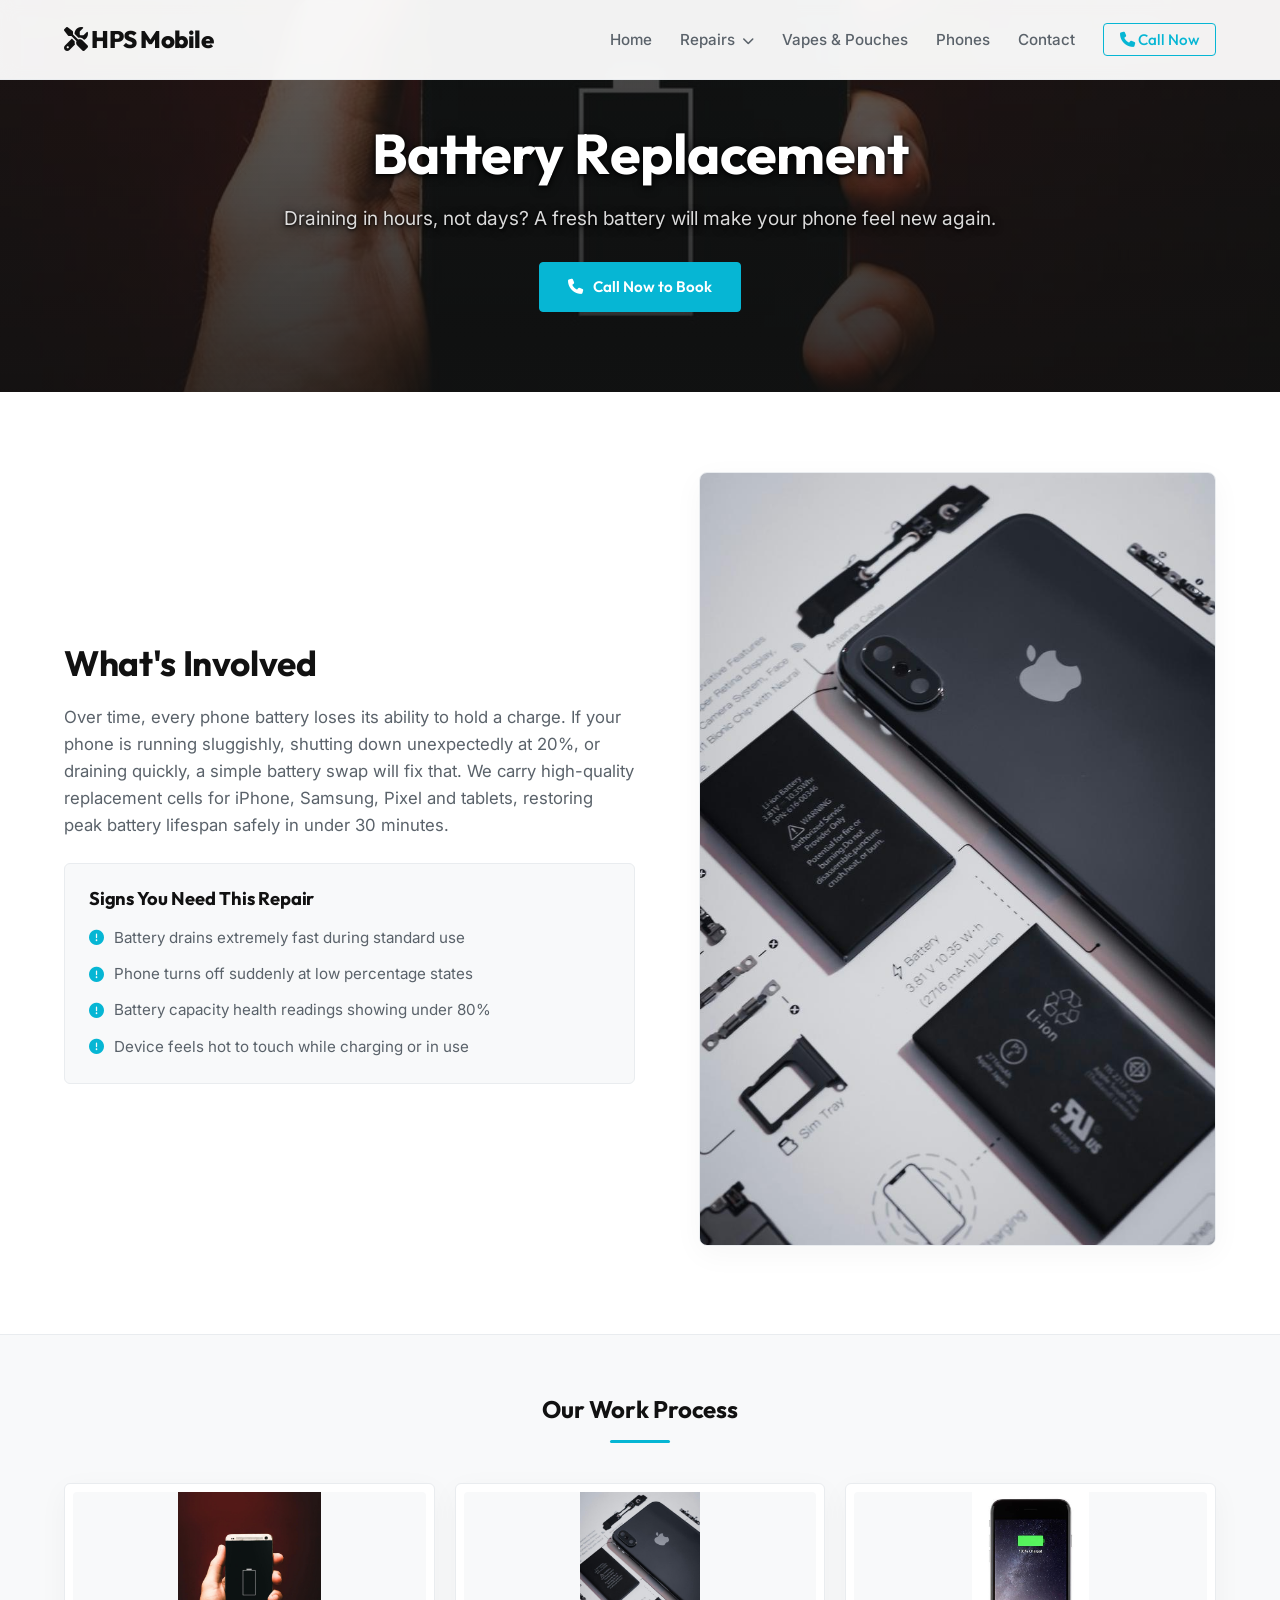
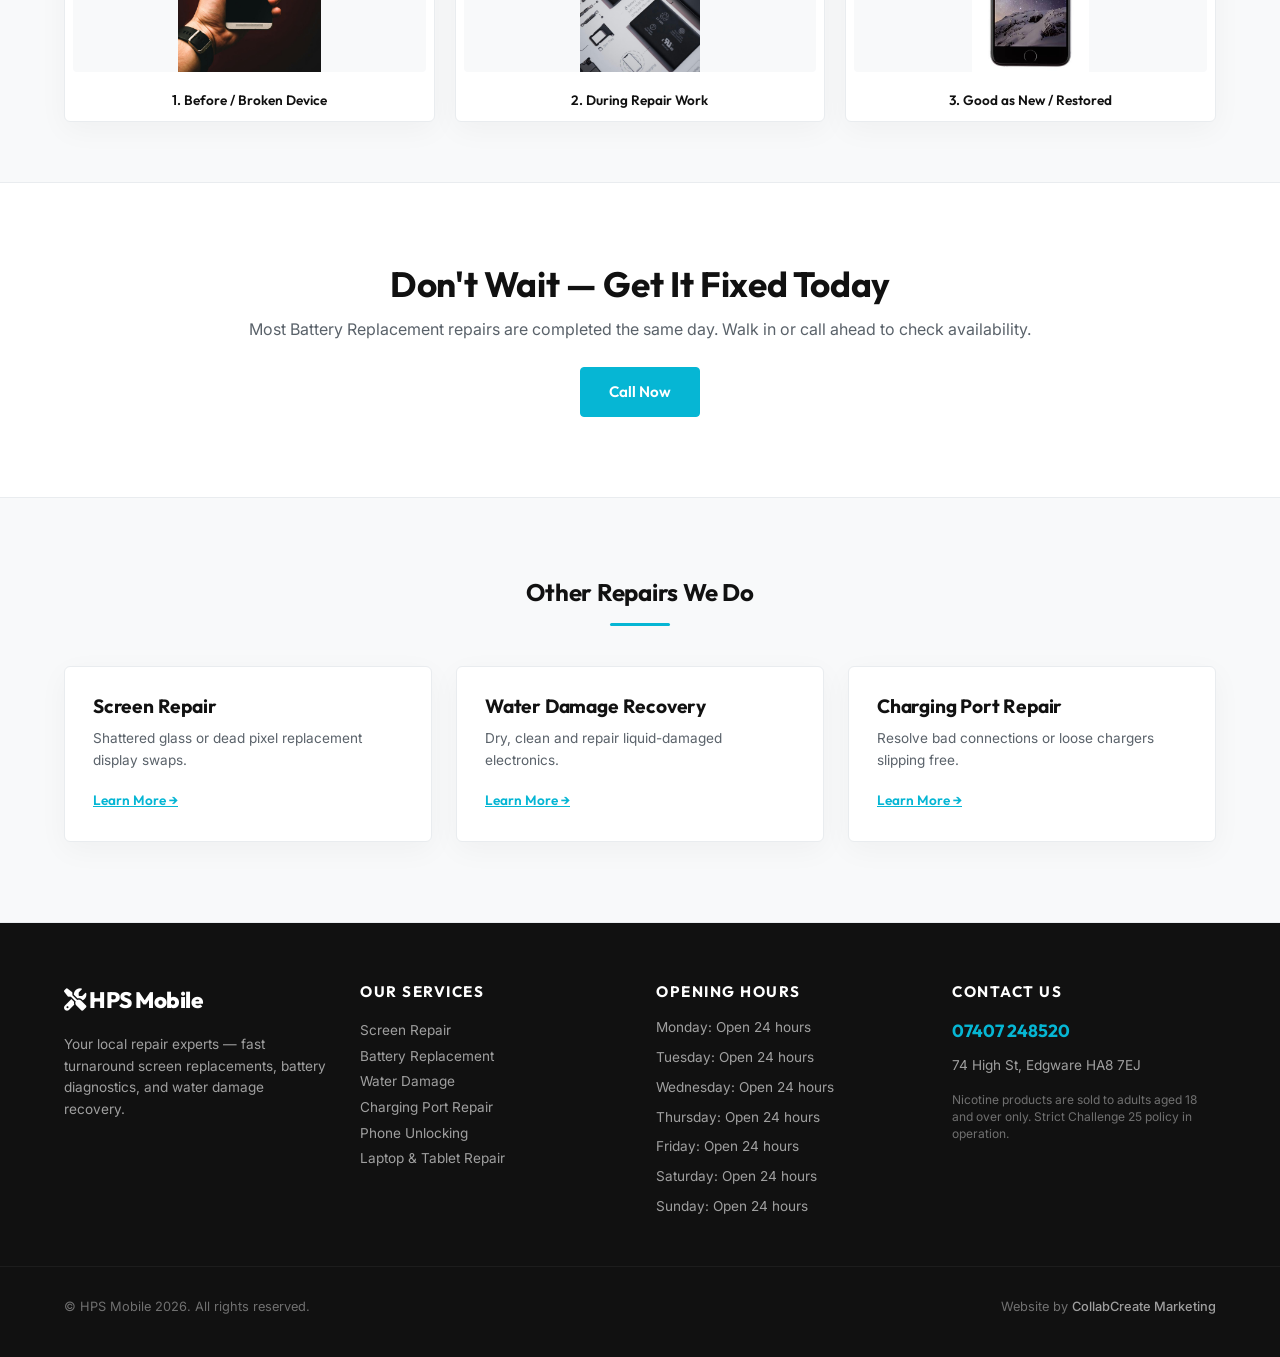
<file: battery-replacement.html>
<!DOCTYPE html>
<html lang="en">
<head>
    <meta charset="UTF-8">
    <meta name="viewport" content="width=device-width, initial-scale=1.0">
    <title>Battery Replacement Repairs | HPS Mobile Edgware, London</title>
    <link rel="stylesheet" href="styles.css">
    <link href="https://fonts.googleapis.com/css2?family=Inter:wght@300;400;500;600;700&family=Outfit:wght@400;500;600;700;800&display=swap" rel="stylesheet">
    <link rel="stylesheet" href="https://cdnjs.cloudflare.com/ajax/libs/font-awesome/6.4.0/css/all.min.css">
    
    <!-- Open Graph Metadata -->
    <meta property="og:title" content="Battery Replacement Repairs | HPS Mobile Edgware, London">
    <meta property="og:description" content="Fast, premium screen repairs, battery replacements, water damage recovery, vapes, pouches, and refurbished phones in Edgware, London.">
    <meta property="og:image" content="https://mowleed2000.github.io/Hps-Mobile/storefront.webp">
    <meta property="og:url" content="https://mowleed2000.github.io/Hps-Mobile/battery-replacement.html">
    <meta property="og:type" content="website">

    <!-- Microsoft Clarity Tracking Code -->
    <script type="text/javascript">
        (function(c,l,a,r,i,t,y){
            c[a]=c[a]||function(){(c[a].q=c[a].q||[]).push(arguments)};
            t=l.createElement(r);t.async=1;t.src="https://www.clarity.ms/tag/"+i;
            y=l.getElementsByTagName(r)[0];y.parentNode.insertBefore(t,y);
        })(window, document, "clarity", "script", "x1smlah9oa");
    </script>
</head>
<body>

    <nav class="navbar">
        <div class="container nav-container">
            <a href="index.html" class="logo"><i class="fa-solid fa-screwdriver-wrench"></i> HPS Mobile</a>
            <ul class="nav-links" id="navLinks">
                <li><a href="index.html">Home</a></li>
                <li class="dropdown">
                    <a href="#" class="dropdown-trigger">Repairs <i class="fa-solid fa-chevron-down" style="font-size:0.75rem; margin-left:3px;"></i></a>
                    <ul class="dropdown-menu">
                        <li><a href="screen-repair.html">Screen Repair</a></li>
                        <li><a href="battery-replacement.html">Battery Replacement</a></li>
                        <li><a href="water-damage.html">Water Damage</a></li>
                        <li><a href="charging-port.html">Charging Port Repair</a></li>
                        <li><a href="phone-unlocking.html">Phone Unlocking</a></li>
                        <li><a href="laptop-tablet.html">Laptop &amp; Tablet Repair</a></li>
                    </ul>
                </li>
                <li><a href="vapes-pouches.html">Vapes &amp; Pouches</a></li>
                <li><a href="phones-in-store.html">Phones</a></li>
                <li><a href="contact.html">Contact</a></li>
                
                <li><a href="tel:07407248520" class="btn-nav-cta"><i class="fa-solid fa-phone"></i> Call Now</a></li>
            </ul>
            <div class="hamburger" id="hamburger"><i class="fa-solid fa-bars"></i></div>
        </div>
    </nav>

            <section class="service-hero" style="background-image: linear-gradient(rgba(17, 17, 17, 0.65), rgba(17, 17, 17, 0.85)), url('Battery Replacment page 1.jpg');">
                <div class="container text-center reveal">
                    <h1>Battery Replacement</h1>
                    <p>Draining in hours, not days? A fresh battery will make your phone feel new again.</p>
                    <a href="tel:07407248520" class="btn btn-primary"><i class="fa-solid fa-phone"></i> Call Now to Book</a>
                </div>
            </section>

            <section class="service-details">
                <div class="container details-grid">
                    <div class="details-text reveal">
                        <h2>What's Involved</h2>
                        <p>Over time, every phone battery loses its ability to hold a charge. If your phone is running sluggishly, shutting down unexpectedly at 20%, or draining quickly, a simple battery swap will fix that. We carry high-quality replacement cells for iPhone, Samsung, Pixel and tablets, restoring peak battery lifespan safely in under 30 minutes.</p>
                        
                        <div class="symptoms-box">
                            <h3>Signs You Need This Repair</h3>
                            <ul class="symptoms-list">
                                <li><i class='fa-solid fa-circle-exclamation'></i> Battery drains extremely fast during standard use</li><li><i class='fa-solid fa-circle-exclamation'></i> Phone turns off suddenly at low percentage states</li><li><i class='fa-solid fa-circle-exclamation'></i> Battery capacity health readings showing under 80%</li><li><i class='fa-solid fa-circle-exclamation'></i> Device feels hot to touch while charging or in use</li>
                            </ul>
                        </div>
                    </div>
                    <div class="details-image reveal">
                        <img src="Battery replacment page 2.jpg" alt="Technician working on device" class="in-process-img">
                    </div>
                </div>
            </section>

            <section class="service-gallery">
                <div class="container">
                    <div class="section-header text-center reveal">
                        <h2>Our Work Process</h2>
                        <div class="accent-divider"></div>
                    </div>
                    <div class="gallery-row battery-gallery reveal">
                        <div class="gallery-item-wrapper" onclick="openLightbox('Battery Replacment page 1.jpg', 'Before / Broken Device')">
                            <img src="Battery Replacment page 1.jpg" alt="Before repair">
                            <span>1. Before / Broken Device</span>
                        </div>
                        <div class="gallery-item-wrapper" onclick="openLightbox('Battery replacment page 2.jpg', 'During Repair Work')">
                            <img src="Battery replacment page 2.jpg" alt="During repair">
                            <span>2. During Repair Work</span>
                        </div>
                        <div class="gallery-item-wrapper" onclick="openLightbox('Battery fixed 100 percent.jpg', 'Good as New / Restored')">
                            <img src="Battery fixed 100 percent.jpg" alt="After repair">
                            <span>3. Good as New / Restored</span>
                        </div>
                    </div>
                </div>
            </section>

            <section class="service-cta text-center reveal">
                <div class="container">
                    <h2>Don't Wait — Get It Fixed Today</h2>
                    <p>Most Battery Replacement repairs are completed the same day. Walk in or call ahead to check availability.</p>
                    <a href="tel:07407248520" class="btn btn-primary">Call Now</a>
                </div>
            </section>

            <section class="related-services">
                <div class="container">
                    <div class="section-header text-center reveal">
                        <h2>Other Repairs We Do</h2>
                        <div class="accent-divider"></div>
                    </div>
                    <div class="related-grid reveal">
                        
                <div class="related-card">
                    <h3>Screen Repair</h3>
                    <p>Shattered glass or dead pixel replacement display swaps.</p>
                    <a href="screen-repair.html" class="learn-more">Learn More &rarr;</a>
                </div>
        
                <div class="related-card">
                    <h3>Water Damage Recovery</h3>
                    <p>Dry, clean and repair liquid-damaged electronics.</p>
                    <a href="water-damage.html" class="learn-more">Learn More &rarr;</a>
                </div>
        
                <div class="related-card">
                    <h3>Charging Port Repair</h3>
                    <p>Resolve bad connections or loose chargers slipping free.</p>
                    <a href="charging-port.html" class="learn-more">Learn More &rarr;</a>
                </div>
        
                    </div>
                </div>
            </section>
        
    <!-- Lightbox Modal -->
    <div id="lightboxModal" class="lightbox">
        <span class="lightbox-close" onclick="closeLightbox()">&times;</span>
        <img class="lightbox-content" id="lightboxImg">
        <div id="lightboxCaption" class="lightbox-caption"></div>
    </div>

    <footer class="footer">
        <div class="container footer-grid">
            <div class="footer-brand">
                <a href="index.html" class="footer-logo"><i class="fa-solid fa-screwdriver-wrench"></i> HPS Mobile</a>
                <p style="margin-top: 15px; font-size: 0.85rem; line-height: 1.6; color: rgba(255, 255, 255, 0.6);">Your local repair experts — fast turnaround screen replacements, battery diagnostics, and water damage recovery.</p>
                
            </div>
            <div class="footer-links">
                <h4>Our Services</h4>
                <p><a href="screen-repair.html">Screen Repair</a></p>
                <p><a href="battery-replacement.html">Battery Replacement</a></p>
                <p><a href="water-damage.html">Water Damage</a></p>
                <p><a href="charging-port.html">Charging Port Repair</a></p>
                <p><a href="phone-unlocking.html">Phone Unlocking</a></p>
                <p><a href="laptop-tablet.html">Laptop &amp; Tablet Repair</a></p>
            </div>
            <div class="footer-hours">
                <h4>Opening Hours</h4>
                <ul>
                    <li>Monday: Open 24 hours</li><li>Tuesday: Open 24 hours</li><li>Wednesday: Open 24 hours</li><li>Thursday: Open 24 hours</li><li>Friday: Open 24 hours</li><li>Saturday: Open 24 hours</li><li>Sunday: Open 24 hours</li>
                </ul>
            </div>
            <div class="footer-contact">
                <h4>Contact Us</h4>
                <p class="phone-num"><a href="tel:07407248520">07407 248520</a></p>
                <p style="margin-top: 10px; font-size: 0.85rem; color: rgba(255, 255, 255, 0.6);">74 High St, Edgware HA8 7EJ</p>
                <p style="margin-top: 15px; font-size: 0.75rem; color: rgba(255, 255, 255, 0.4); line-height: 1.4;">
                    Nicotine products are sold to adults aged 18 and over only. Strict Challenge 25 policy in operation.
                </p>
            </div>
        </div>
        <div class="footer-bottom">
            <div class="container" style="display: flex; justify-content: space-between; flex-wrap: wrap; gap: 10px; width: 100%;">
                <p>&copy; HPS Mobile 2026. All rights reserved.</p>
                <p class="agency-credit">Website by <a href="https://collabcreate.co.uk" target="_blank">CollabCreate Marketing</a></p>
            </div>
        </div>
    </footer>
    <script src="script.js"></script>
</body>
</html>
</file>
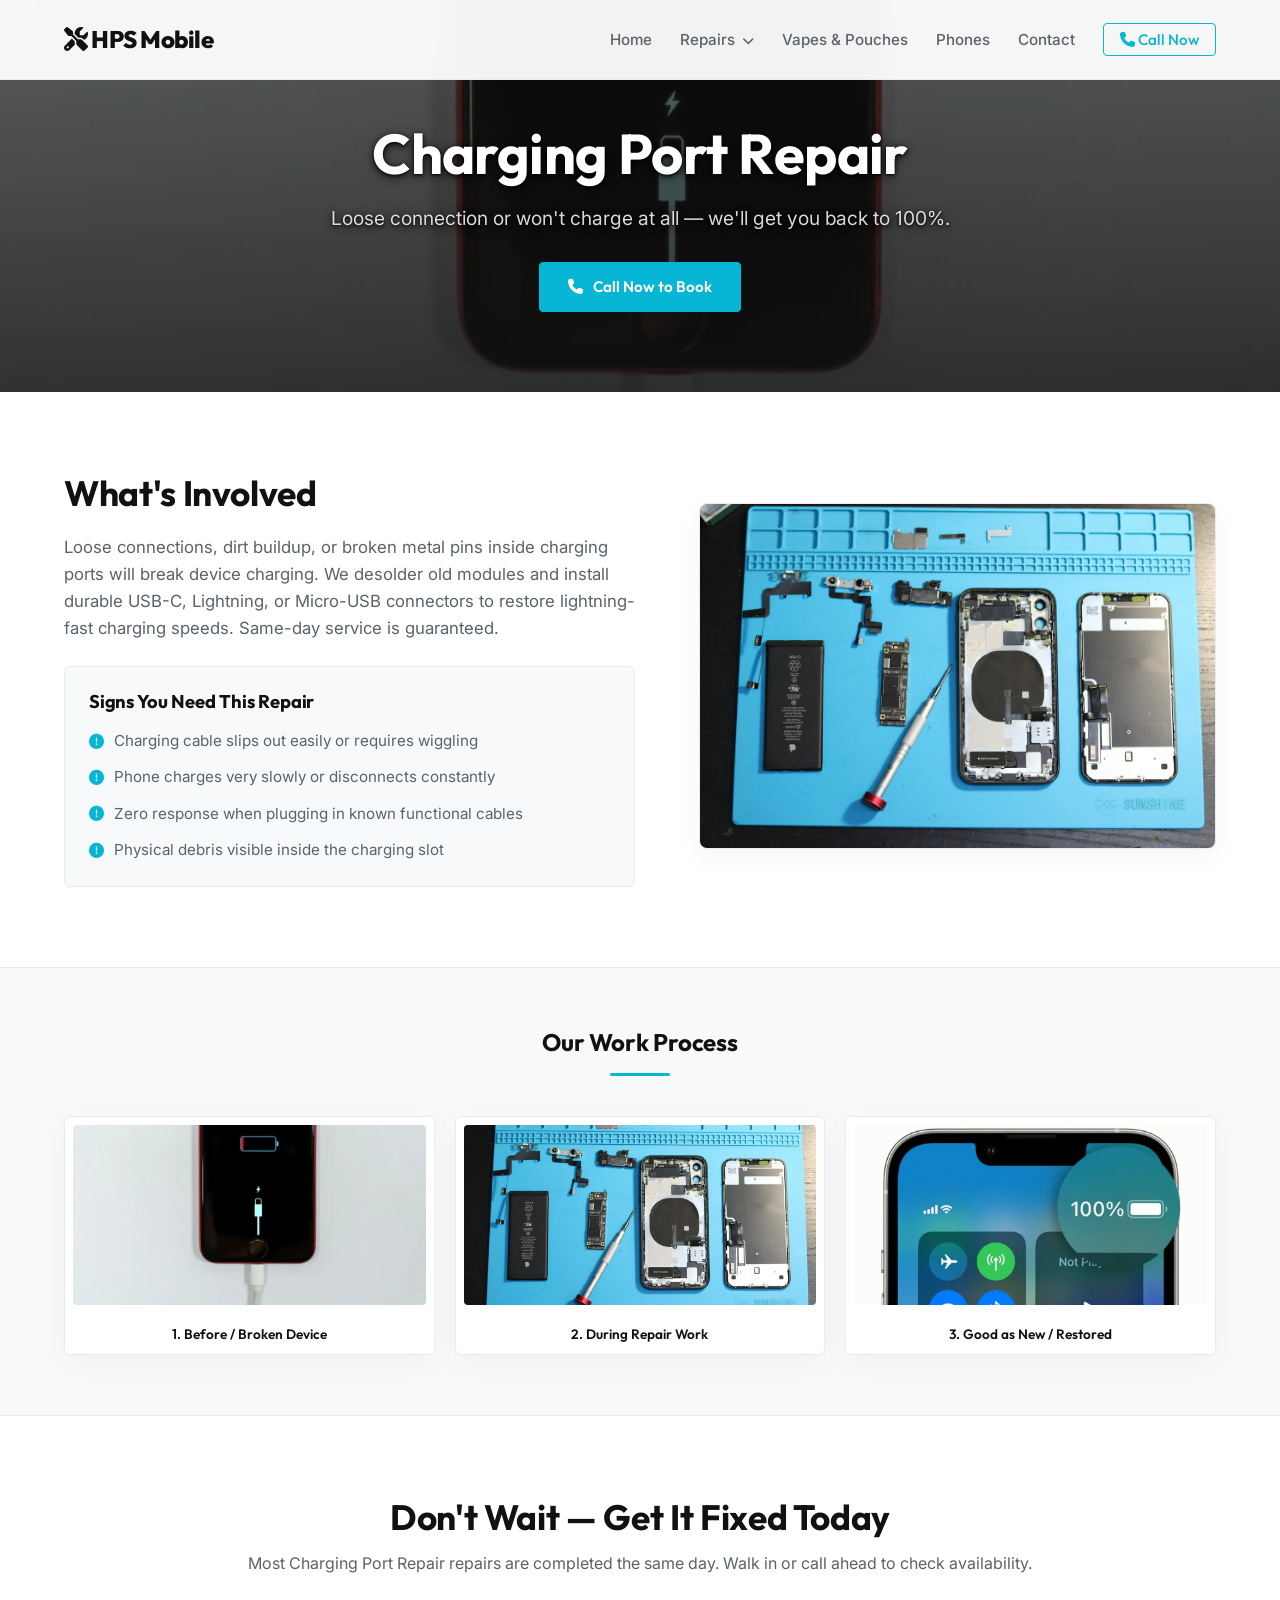
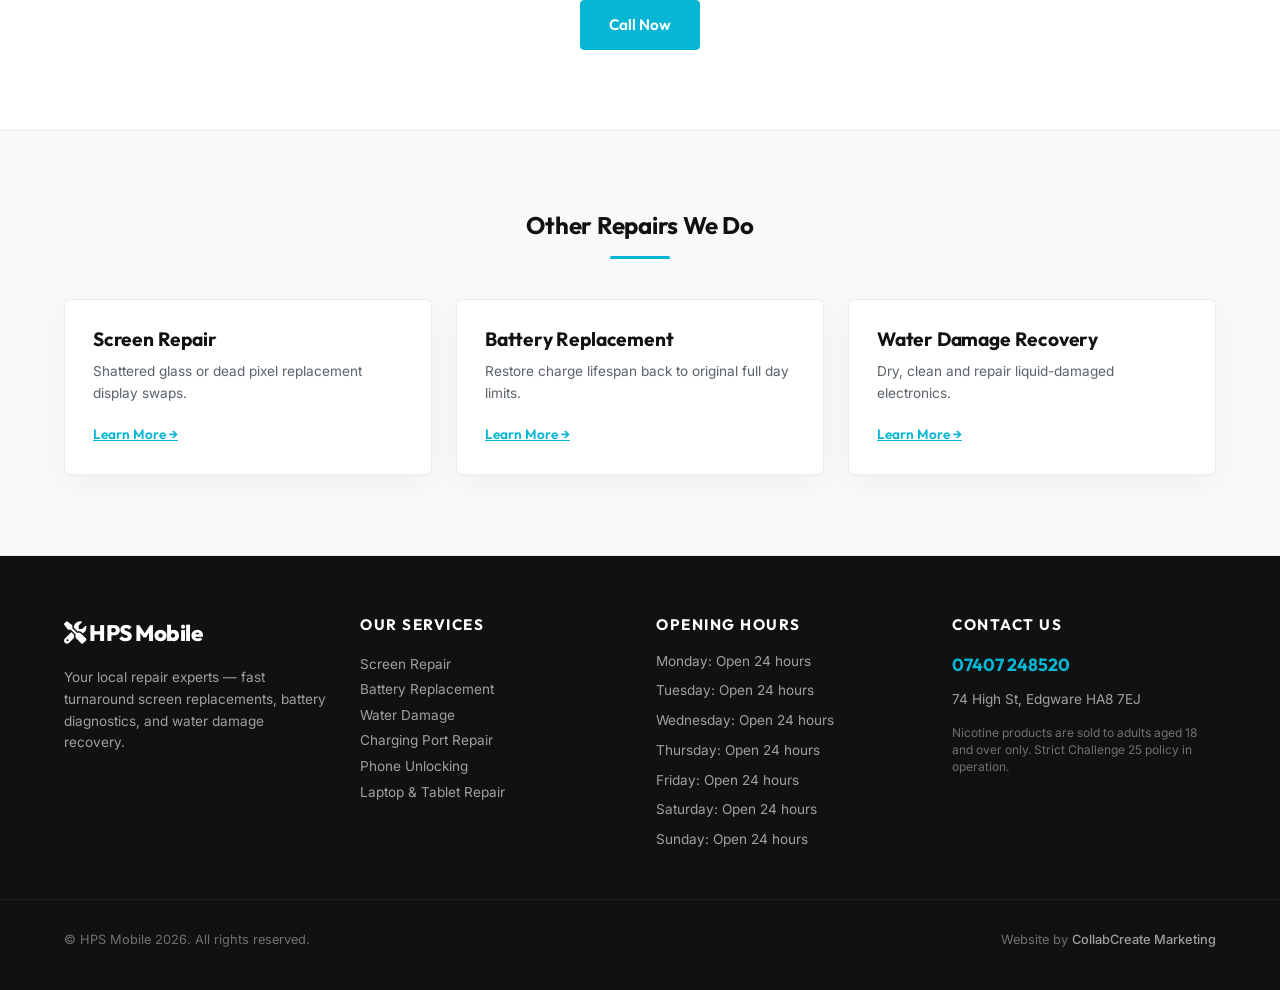
<file: charging-port.html>
<!DOCTYPE html>
<html lang="en">
<head>
    <meta charset="UTF-8">
    <meta name="viewport" content="width=device-width, initial-scale=1.0">
    <title>Charging Port Repair Repairs | HPS Mobile Edgware, London</title>
    <link rel="stylesheet" href="styles.css">
    <link href="https://fonts.googleapis.com/css2?family=Inter:wght@300;400;500;600;700&family=Outfit:wght@400;500;600;700;800&display=swap" rel="stylesheet">
    <link rel="stylesheet" href="https://cdnjs.cloudflare.com/ajax/libs/font-awesome/6.4.0/css/all.min.css">
    
    <!-- Open Graph Metadata -->
    <meta property="og:title" content="Charging Port Repair Repairs | HPS Mobile Edgware, London">
    <meta property="og:description" content="Fast, premium screen repairs, battery replacements, water damage recovery, vapes, pouches, and refurbished phones in Edgware, London.">
    <meta property="og:image" content="https://mowleed2000.github.io/Hps-Mobile/storefront.webp">
    <meta property="og:url" content="https://mowleed2000.github.io/Hps-Mobile/charging-port.html">
    <meta property="og:type" content="website">

    <!-- Microsoft Clarity Tracking Code -->
    <script type="text/javascript">
        (function(c,l,a,r,i,t,y){
            c[a]=c[a]||function(){(c[a].q=c[a].q||[]).push(arguments)};
            t=l.createElement(r);t.async=1;t.src="https://www.clarity.ms/tag/"+i;
            y=l.getElementsByTagName(r)[0];y.parentNode.insertBefore(t,y);
        })(window, document, "clarity", "script", "x1smlah9oa");
    </script>
</head>
<body>

    <nav class="navbar">
        <div class="container nav-container">
            <a href="index.html" class="logo"><i class="fa-solid fa-screwdriver-wrench"></i> HPS Mobile</a>
            <ul class="nav-links" id="navLinks">
                <li><a href="index.html">Home</a></li>
                <li class="dropdown">
                    <a href="#" class="dropdown-trigger">Repairs <i class="fa-solid fa-chevron-down" style="font-size:0.75rem; margin-left:3px;"></i></a>
                    <ul class="dropdown-menu">
                        <li><a href="screen-repair.html">Screen Repair</a></li>
                        <li><a href="battery-replacement.html">Battery Replacement</a></li>
                        <li><a href="water-damage.html">Water Damage</a></li>
                        <li><a href="charging-port.html">Charging Port Repair</a></li>
                        <li><a href="phone-unlocking.html">Phone Unlocking</a></li>
                        <li><a href="laptop-tablet.html">Laptop &amp; Tablet Repair</a></li>
                    </ul>
                </li>
                <li><a href="vapes-pouches.html">Vapes &amp; Pouches</a></li>
                <li><a href="phones-in-store.html">Phones</a></li>
                <li><a href="contact.html">Contact</a></li>
                
                <li><a href="tel:07407248520" class="btn-nav-cta"><i class="fa-solid fa-phone"></i> Call Now</a></li>
            </ul>
            <div class="hamburger" id="hamburger"><i class="fa-solid fa-bars"></i></div>
        </div>
    </nav>

            <section class="service-hero" style="background-image: linear-gradient(rgba(17, 17, 17, 0.65), rgba(17, 17, 17, 0.85)), url('Charger port broken image 1.webp');">
                <div class="container text-center reveal">
                    <h1>Charging Port Repair</h1>
                    <p>Loose connection or won't charge at all — we'll get you back to 100%.</p>
                    <a href="tel:07407248520" class="btn btn-primary"><i class="fa-solid fa-phone"></i> Call Now to Book</a>
                </div>
            </section>

            <section class="service-details">
                <div class="container details-grid">
                    <div class="details-text reveal">
                        <h2>What's Involved</h2>
                        <p>Loose connections, dirt buildup, or broken metal pins inside charging ports will break device charging. We desolder old modules and install durable USB-C, Lightning, or Micro-USB connectors to restore lightning-fast charging speeds. Same-day service is guaranteed.</p>
                        
                        <div class="symptoms-box">
                            <h3>Signs You Need This Repair</h3>
                            <ul class="symptoms-list">
                                <li><i class='fa-solid fa-circle-exclamation'></i> Charging cable slips out easily or requires wiggling</li><li><i class='fa-solid fa-circle-exclamation'></i> Phone charges very slowly or disconnects constantly</li><li><i class='fa-solid fa-circle-exclamation'></i> Zero response when plugging in known functional cables</li><li><i class='fa-solid fa-circle-exclamation'></i> Physical debris visible inside the charging slot</li>
                            </ul>
                        </div>
                    </div>
                    <div class="details-image reveal">
                        <img src="Charger port being fixed.jpg" alt="Technician working on device" class="in-process-img">
                    </div>
                </div>
            </section>

            <section class="service-gallery">
                <div class="container">
                    <div class="section-header text-center reveal">
                        <h2>Our Work Process</h2>
                        <div class="accent-divider"></div>
                    </div>
                    <div class="gallery-row reveal">
                        <div class="gallery-item-wrapper" onclick="openLightbox('Charger port broken image 1.webp', 'Before / Broken Device')">
                            <img src="Charger port broken image 1.webp" alt="Before repair">
                            <span>1. Before / Broken Device</span>
                        </div>
                        <div class="gallery-item-wrapper" onclick="openLightbox('Charger port being fixed.jpg', 'During Repair Work')">
                            <img src="Charger port being fixed.jpg" alt="During repair">
                            <span>2. During Repair Work</span>
                        </div>
                        <div class="gallery-item-wrapper" onclick="openLightbox('Charger port fixed.webp', 'Good as New / Restored')">
                            <img src="Charger port fixed.webp" alt="After repair">
                            <span>3. Good as New / Restored</span>
                        </div>
                    </div>
                </div>
            </section>

            <section class="service-cta text-center reveal">
                <div class="container">
                    <h2>Don't Wait — Get It Fixed Today</h2>
                    <p>Most Charging Port Repair repairs are completed the same day. Walk in or call ahead to check availability.</p>
                    <a href="tel:07407248520" class="btn btn-primary">Call Now</a>
                </div>
            </section>

            <section class="related-services">
                <div class="container">
                    <div class="section-header text-center reveal">
                        <h2>Other Repairs We Do</h2>
                        <div class="accent-divider"></div>
                    </div>
                    <div class="related-grid reveal">
                        
                <div class="related-card">
                    <h3>Screen Repair</h3>
                    <p>Shattered glass or dead pixel replacement display swaps.</p>
                    <a href="screen-repair.html" class="learn-more">Learn More &rarr;</a>
                </div>
        
                <div class="related-card">
                    <h3>Battery Replacement</h3>
                    <p>Restore charge lifespan back to original full day limits.</p>
                    <a href="battery-replacement.html" class="learn-more">Learn More &rarr;</a>
                </div>
        
                <div class="related-card">
                    <h3>Water Damage Recovery</h3>
                    <p>Dry, clean and repair liquid-damaged electronics.</p>
                    <a href="water-damage.html" class="learn-more">Learn More &rarr;</a>
                </div>
        
                    </div>
                </div>
            </section>
        
    <!-- Lightbox Modal -->
    <div id="lightboxModal" class="lightbox">
        <span class="lightbox-close" onclick="closeLightbox()">&times;</span>
        <img class="lightbox-content" id="lightboxImg">
        <div id="lightboxCaption" class="lightbox-caption"></div>
    </div>

    <footer class="footer">
        <div class="container footer-grid">
            <div class="footer-brand">
                <a href="index.html" class="footer-logo"><i class="fa-solid fa-screwdriver-wrench"></i> HPS Mobile</a>
                <p style="margin-top: 15px; font-size: 0.85rem; line-height: 1.6; color: rgba(255, 255, 255, 0.6);">Your local repair experts — fast turnaround screen replacements, battery diagnostics, and water damage recovery.</p>
                
            </div>
            <div class="footer-links">
                <h4>Our Services</h4>
                <p><a href="screen-repair.html">Screen Repair</a></p>
                <p><a href="battery-replacement.html">Battery Replacement</a></p>
                <p><a href="water-damage.html">Water Damage</a></p>
                <p><a href="charging-port.html">Charging Port Repair</a></p>
                <p><a href="phone-unlocking.html">Phone Unlocking</a></p>
                <p><a href="laptop-tablet.html">Laptop &amp; Tablet Repair</a></p>
            </div>
            <div class="footer-hours">
                <h4>Opening Hours</h4>
                <ul>
                    <li>Monday: Open 24 hours</li><li>Tuesday: Open 24 hours</li><li>Wednesday: Open 24 hours</li><li>Thursday: Open 24 hours</li><li>Friday: Open 24 hours</li><li>Saturday: Open 24 hours</li><li>Sunday: Open 24 hours</li>
                </ul>
            </div>
            <div class="footer-contact">
                <h4>Contact Us</h4>
                <p class="phone-num"><a href="tel:07407248520">07407 248520</a></p>
                <p style="margin-top: 10px; font-size: 0.85rem; color: rgba(255, 255, 255, 0.6);">74 High St, Edgware HA8 7EJ</p>
                <p style="margin-top: 15px; font-size: 0.75rem; color: rgba(255, 255, 255, 0.4); line-height: 1.4;">
                    Nicotine products are sold to adults aged 18 and over only. Strict Challenge 25 policy in operation.
                </p>
            </div>
        </div>
        <div class="footer-bottom">
            <div class="container" style="display: flex; justify-content: space-between; flex-wrap: wrap; gap: 10px; width: 100%;">
                <p>&copy; HPS Mobile 2026. All rights reserved.</p>
                <p class="agency-credit">Website by <a href="https://collabcreate.co.uk" target="_blank">CollabCreate Marketing</a></p>
            </div>
        </div>
    </footer>
    <script src="script.js"></script>
</body>
</html>
</file>
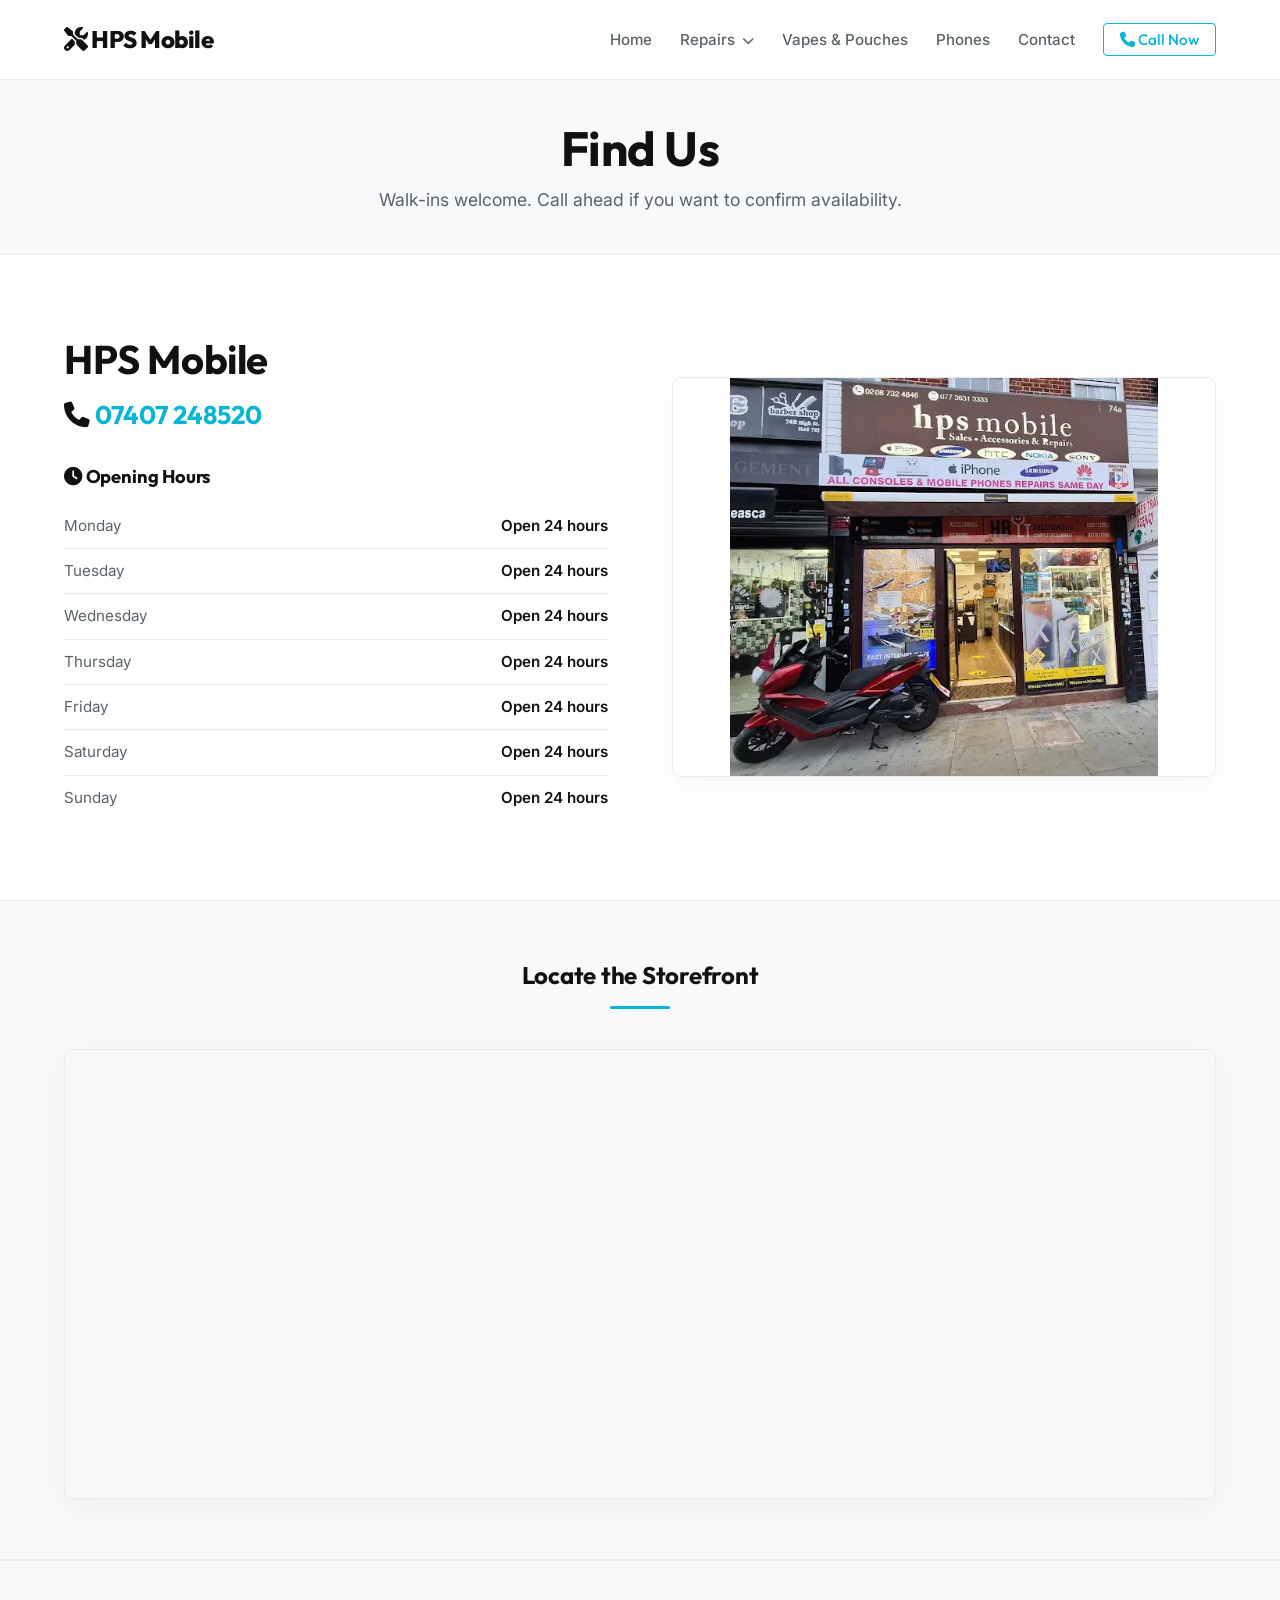
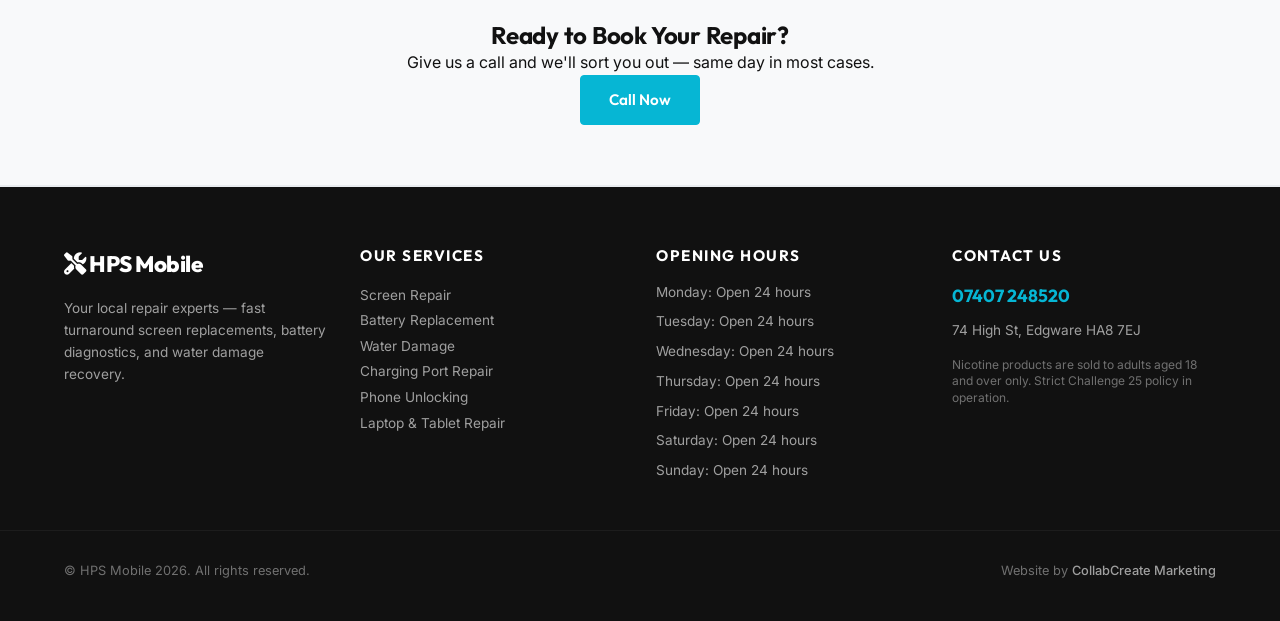
<file: contact.html>
<!DOCTYPE html>
<html lang="en">
<head>
    <meta charset="UTF-8">
    <meta name="viewport" content="width=device-width, initial-scale=1.0">
    <title>Contact Us | HPS Mobile Edgware, London</title>
    <link rel="stylesheet" href="styles.css">
    <link href="https://fonts.googleapis.com/css2?family=Inter:wght@300;400;500;600;700&family=Outfit:wght@400;500;600;700;800&display=swap" rel="stylesheet">
    <link rel="stylesheet" href="https://cdnjs.cloudflare.com/ajax/libs/font-awesome/6.4.0/css/all.min.css">
    
    <!-- Open Graph Metadata -->
    <meta property="og:title" content="Contact Us | HPS Mobile Edgware, London">
    <meta property="og:description" content="Fast, premium screen repairs, battery replacements, water damage recovery, vapes, pouches, and refurbished phones in Edgware, London.">
    <meta property="og:image" content="https://mowleed2000.github.io/Hps-Mobile/storefront.webp">
    <meta property="og:url" content="https://mowleed2000.github.io/Hps-Mobile/contact.html">
    <meta property="og:type" content="website">

    <!-- Microsoft Clarity Tracking Code -->
    <script type="text/javascript">
        (function(c,l,a,r,i,t,y){
            c[a]=c[a]||function(){(c[a].q=c[a].q||[]).push(arguments)};
            t=l.createElement(r);t.async=1;t.src="https://www.clarity.ms/tag/"+i;
            y=l.getElementsByTagName(r)[0];y.parentNode.insertBefore(t,y);
        })(window, document, "clarity", "script", "x1smlah9oa");
    </script>
</head>
<body>

    <nav class="navbar">
        <div class="container nav-container">
            <a href="index.html" class="logo"><i class="fa-solid fa-screwdriver-wrench"></i> HPS Mobile</a>
            <ul class="nav-links" id="navLinks">
                <li><a href="index.html">Home</a></li>
                <li class="dropdown">
                    <a href="#" class="dropdown-trigger">Repairs <i class="fa-solid fa-chevron-down" style="font-size:0.75rem; margin-left:3px;"></i></a>
                    <ul class="dropdown-menu">
                        <li><a href="screen-repair.html">Screen Repair</a></li>
                        <li><a href="battery-replacement.html">Battery Replacement</a></li>
                        <li><a href="water-damage.html">Water Damage</a></li>
                        <li><a href="charging-port.html">Charging Port Repair</a></li>
                        <li><a href="phone-unlocking.html">Phone Unlocking</a></li>
                        <li><a href="laptop-tablet.html">Laptop &amp; Tablet Repair</a></li>
                    </ul>
                </li>
                <li><a href="vapes-pouches.html">Vapes &amp; Pouches</a></li>
                <li><a href="phones-in-store.html">Phones</a></li>
                <li><a href="contact.html">Contact</a></li>
                
                <li><a href="tel:07407248520" class="btn-nav-cta"><i class="fa-solid fa-phone"></i> Call Now</a></li>
            </ul>
            <div class="hamburger" id="hamburger"><i class="fa-solid fa-bars"></i></div>
        </div>
    </nav>

    <!-- Page Hero -->
    <section class="page-hero text-center reveal">
        <div class="container">
            <h1>Find Us</h1>
            <p>Walk-ins welcome. Call ahead if you want to confirm availability.</p>
        </div>
    </section>

    <!-- Info Column Section -->
    <section class="contact-details-section">
        <div class="container contact-grid-page">
            <div class="contact-left-info reveal">
                <h2>HPS Mobile</h2>
                <p class="phone-large"><i class="fa-solid fa-phone"></i> <a href="tel:07407248520">07407 248520</a></p>
                
                <div class="hours-box">
                    <h3><i class="fa-solid fa-clock"></i> Opening Hours</h3>
                    <table class="contact-hours-table">
                        <tbody>
                            <tr><td>Monday</td><td>Open 24 hours</td></tr><tr><td>Tuesday</td><td>Open 24 hours</td></tr><tr><td>Wednesday</td><td>Open 24 hours</td></tr><tr><td>Thursday</td><td>Open 24 hours</td></tr><tr><td>Friday</td><td>Open 24 hours</td></tr><tr><td>Saturday</td><td>Open 24 hours</td></tr><tr><td>Sunday</td><td>Open 24 hours</td></tr>
                        </tbody>
                    </table>
                </div>
            </div>
            
            <div class="contact-right-visual reveal">
                <div class="exterior-img-container">
                    <img src="storefront.webp" alt="HPS Mobile Storefront Exterior" class="exterior-img-style">
                </div>
            </div>
        </div>
    </section>

    <!-- Google Map Section -->
    <section class="map-section reveal">
        <div class="container">
            <div class="section-header text-center">
                <h2>Locate the Storefront</h2>
                <div class="accent-divider"></div>
            </div>
            <div class="contact-map-wrapper">
                <iframe 
                    src="https://maps.google.com/maps?q=74%20High%20St,%20Edgware%20HA8%207EJ&t=&z=16&ie=UTF8&iwloc=&output=embed" 
                    width="100%" 
                    height="450" 
                    style="border:0; border-radius: 8px;" 
                    allowfullscreen="" 
                    loading="lazy" 
                    referrerpolicy="no-referrer-when-downgrade">
                </iframe>
            </div>
        </div>
    </section>

    

    <!-- CTA Section -->
    <section class="contact-cta text-center reveal">
        <div class="container">
            <h2>Ready to Book Your Repair?</h2>
            <p>Give us a call and we'll sort you out — same day in most cases.</p>
            <a href="tel:07407248520" class="btn btn-primary">Call Now</a>
        </div>
    </section>

    <!-- Lightbox Modal -->
    <div id="lightboxModal" class="lightbox">
        <span class="lightbox-close" onclick="closeLightbox()">&times;</span>
        <img class="lightbox-content" id="lightboxImg">
        <div id="lightboxCaption" class="lightbox-caption"></div>
    </div>

    <footer class="footer">
        <div class="container footer-grid">
            <div class="footer-brand">
                <a href="index.html" class="footer-logo"><i class="fa-solid fa-screwdriver-wrench"></i> HPS Mobile</a>
                <p style="margin-top: 15px; font-size: 0.85rem; line-height: 1.6; color: rgba(255, 255, 255, 0.6);">Your local repair experts — fast turnaround screen replacements, battery diagnostics, and water damage recovery.</p>
                
            </div>
            <div class="footer-links">
                <h4>Our Services</h4>
                <p><a href="screen-repair.html">Screen Repair</a></p>
                <p><a href="battery-replacement.html">Battery Replacement</a></p>
                <p><a href="water-damage.html">Water Damage</a></p>
                <p><a href="charging-port.html">Charging Port Repair</a></p>
                <p><a href="phone-unlocking.html">Phone Unlocking</a></p>
                <p><a href="laptop-tablet.html">Laptop &amp; Tablet Repair</a></p>
            </div>
            <div class="footer-hours">
                <h4>Opening Hours</h4>
                <ul>
                    <li>Monday: Open 24 hours</li><li>Tuesday: Open 24 hours</li><li>Wednesday: Open 24 hours</li><li>Thursday: Open 24 hours</li><li>Friday: Open 24 hours</li><li>Saturday: Open 24 hours</li><li>Sunday: Open 24 hours</li>
                </ul>
            </div>
            <div class="footer-contact">
                <h4>Contact Us</h4>
                <p class="phone-num"><a href="tel:07407248520">07407 248520</a></p>
                <p style="margin-top: 10px; font-size: 0.85rem; color: rgba(255, 255, 255, 0.6);">74 High St, Edgware HA8 7EJ</p>
                <p style="margin-top: 15px; font-size: 0.75rem; color: rgba(255, 255, 255, 0.4); line-height: 1.4;">
                    Nicotine products are sold to adults aged 18 and over only. Strict Challenge 25 policy in operation.
                </p>
            </div>
        </div>
        <div class="footer-bottom">
            <div class="container" style="display: flex; justify-content: space-between; flex-wrap: wrap; gap: 10px; width: 100%;">
                <p>&copy; HPS Mobile 2026. All rights reserved.</p>
                <p class="agency-credit">Website by <a href="https://collabcreate.co.uk" target="_blank">CollabCreate Marketing</a></p>
            </div>
        </div>
    </footer>
    <script src="script.js"></script>
</body>
</html>
</file>
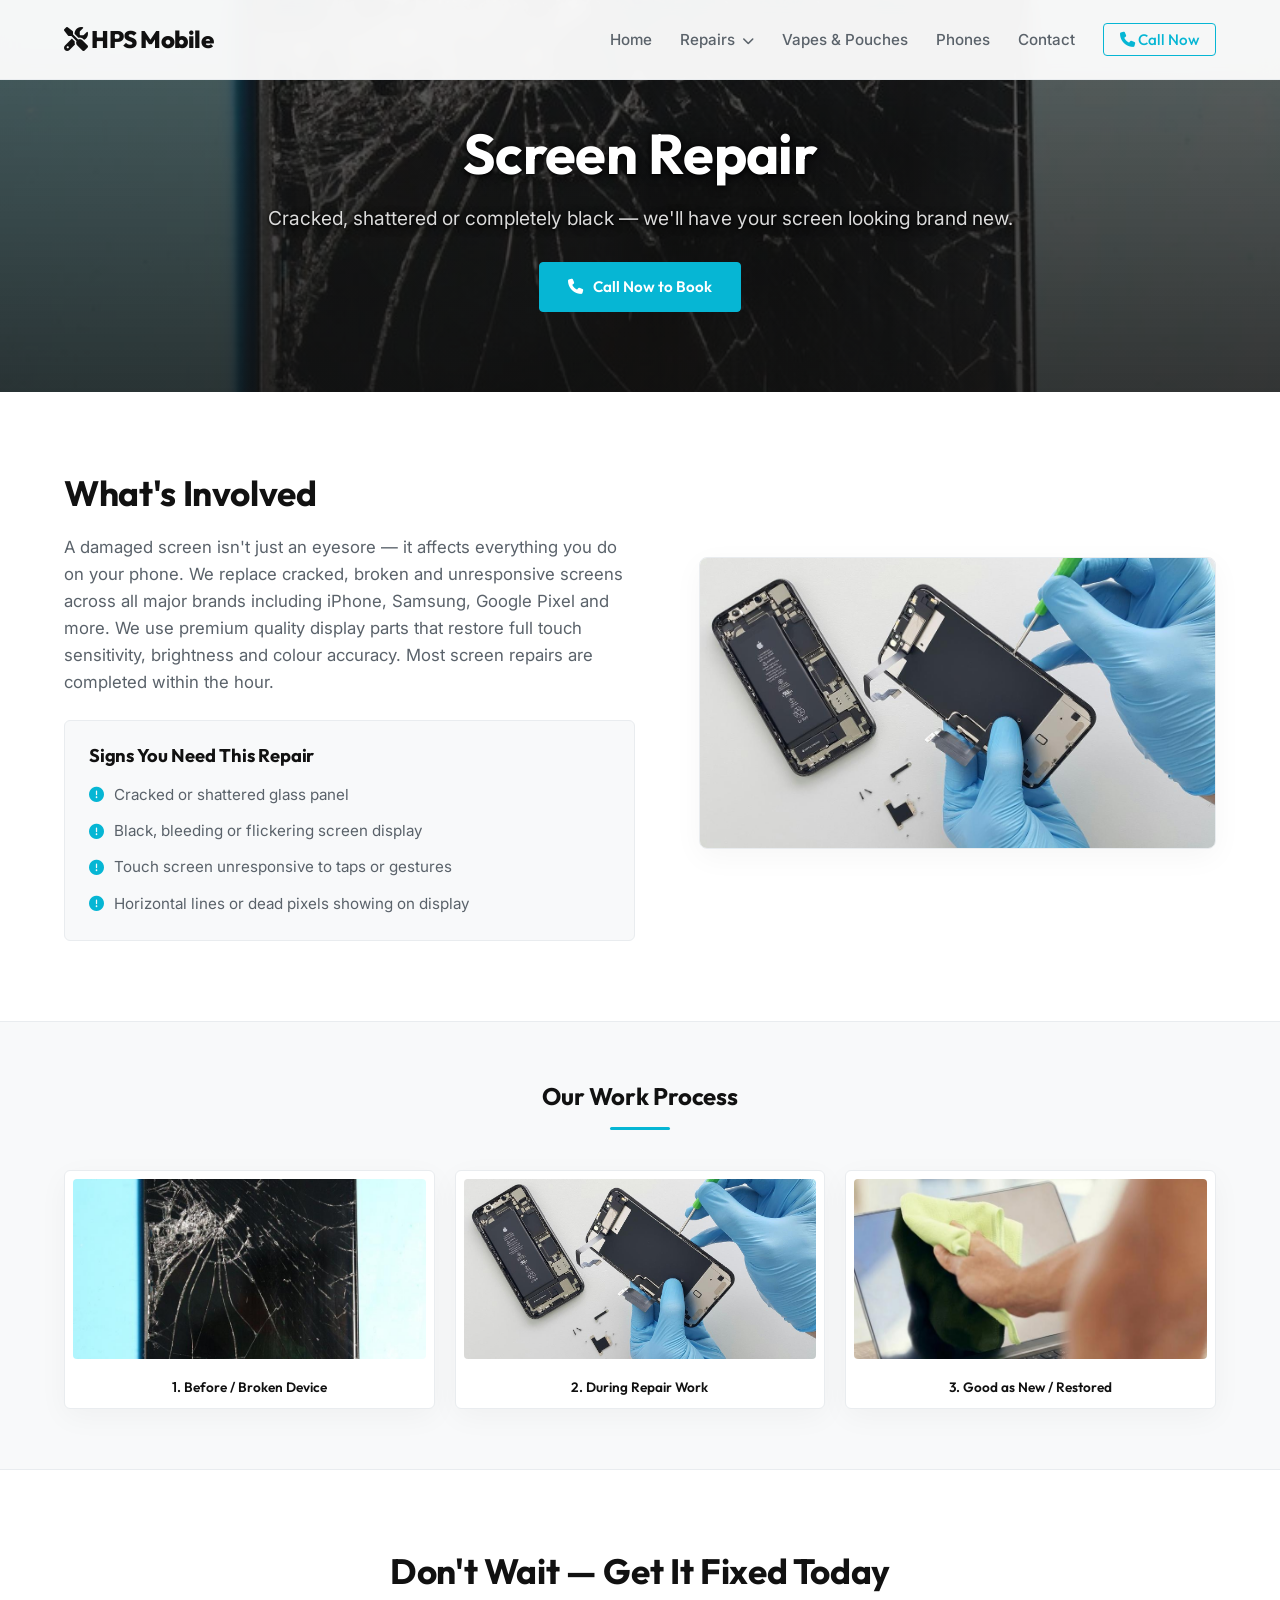
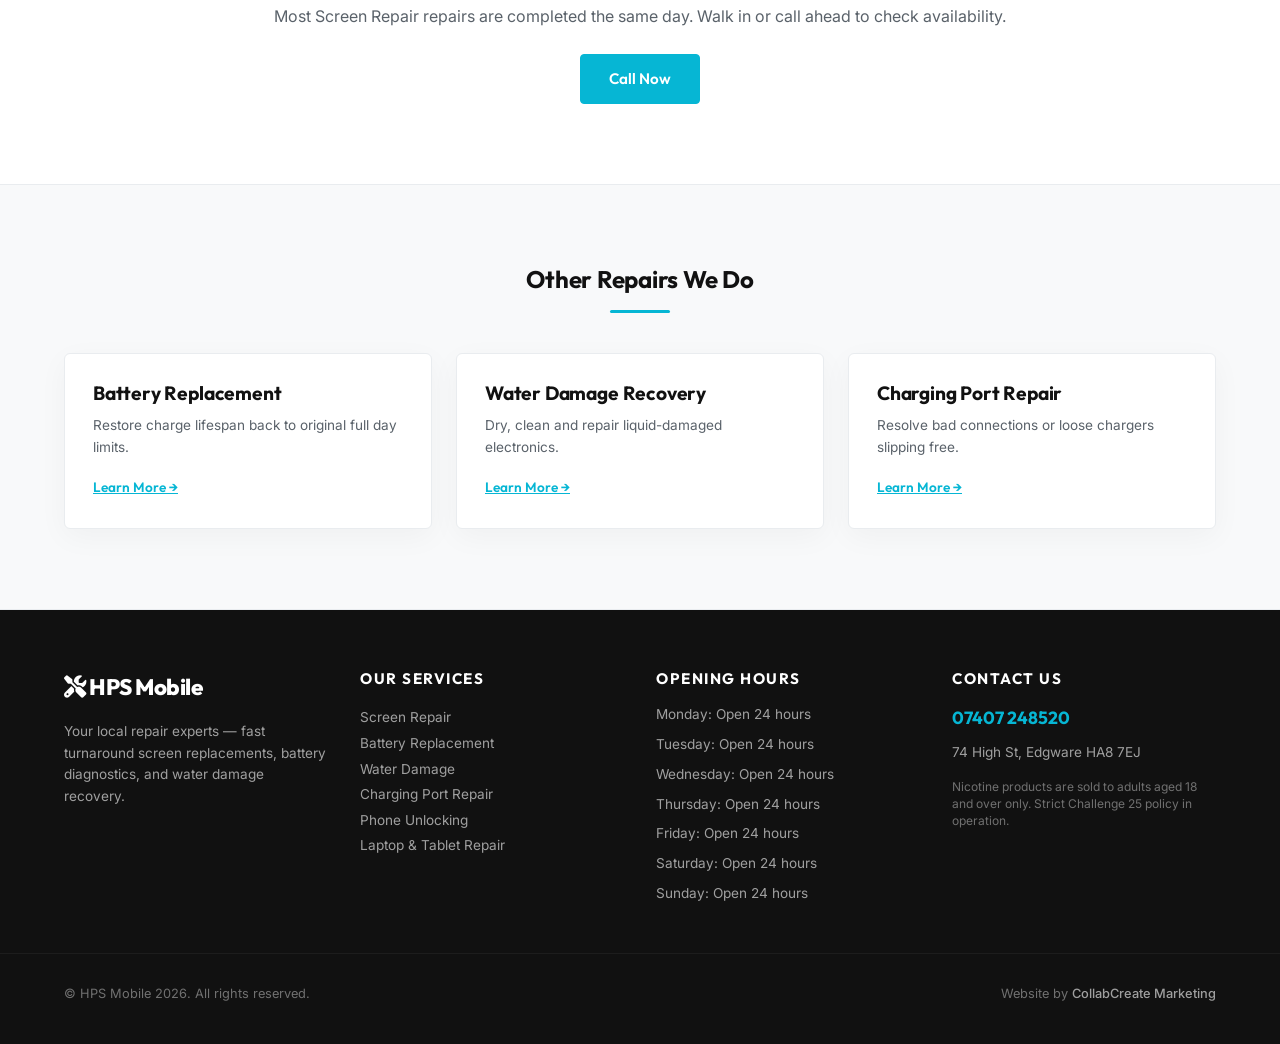
<file: screen-repair.html>
<!DOCTYPE html>
<html lang="en">
<head>
    <meta charset="UTF-8">
    <meta name="viewport" content="width=device-width, initial-scale=1.0">
    <title>Screen Repair Repairs | HPS Mobile Edgware, London</title>
    <link rel="stylesheet" href="styles.css">
    <link href="https://fonts.googleapis.com/css2?family=Inter:wght@300;400;500;600;700&family=Outfit:wght@400;500;600;700;800&display=swap" rel="stylesheet">
    <link rel="stylesheet" href="https://cdnjs.cloudflare.com/ajax/libs/font-awesome/6.4.0/css/all.min.css">
    
    <!-- Open Graph Metadata -->
    <meta property="og:title" content="Screen Repair Repairs | HPS Mobile Edgware, London">
    <meta property="og:description" content="Fast, premium screen repairs, battery replacements, water damage recovery, vapes, pouches, and refurbished phones in Edgware, London.">
    <meta property="og:image" content="https://mowleed2000.github.io/Hps-Mobile/storefront.webp">
    <meta property="og:url" content="https://mowleed2000.github.io/Hps-Mobile/screen-repair.html">
    <meta property="og:type" content="website">

    <!-- Microsoft Clarity Tracking Code -->
    <script type="text/javascript">
        (function(c,l,a,r,i,t,y){
            c[a]=c[a]||function(){(c[a].q=c[a].q||[]).push(arguments)};
            t=l.createElement(r);t.async=1;t.src="https://www.clarity.ms/tag/"+i;
            y=l.getElementsByTagName(r)[0];y.parentNode.insertBefore(t,y);
        })(window, document, "clarity", "script", "x1smlah9oa");
    </script>
</head>
<body>

    <nav class="navbar">
        <div class="container nav-container">
            <a href="index.html" class="logo"><i class="fa-solid fa-screwdriver-wrench"></i> HPS Mobile</a>
            <ul class="nav-links" id="navLinks">
                <li><a href="index.html">Home</a></li>
                <li class="dropdown">
                    <a href="#" class="dropdown-trigger">Repairs <i class="fa-solid fa-chevron-down" style="font-size:0.75rem; margin-left:3px;"></i></a>
                    <ul class="dropdown-menu">
                        <li><a href="screen-repair.html">Screen Repair</a></li>
                        <li><a href="battery-replacement.html">Battery Replacement</a></li>
                        <li><a href="water-damage.html">Water Damage</a></li>
                        <li><a href="charging-port.html">Charging Port Repair</a></li>
                        <li><a href="phone-unlocking.html">Phone Unlocking</a></li>
                        <li><a href="laptop-tablet.html">Laptop &amp; Tablet Repair</a></li>
                    </ul>
                </li>
                <li><a href="vapes-pouches.html">Vapes &amp; Pouches</a></li>
                <li><a href="phones-in-store.html">Phones</a></li>
                <li><a href="contact.html">Contact</a></li>
                
                <li><a href="tel:07407248520" class="btn-nav-cta"><i class="fa-solid fa-phone"></i> Call Now</a></li>
            </ul>
            <div class="hamburger" id="hamburger"><i class="fa-solid fa-bars"></i></div>
        </div>
    </nav>

            <section class="service-hero" style="background-image: linear-gradient(rgba(17, 17, 17, 0.65), rgba(17, 17, 17, 0.85)), url('Screen broken screen repair page image 1.jpg');">
                <div class="container text-center reveal">
                    <h1>Screen Repair</h1>
                    <p>Cracked, shattered or completely black — we'll have your screen looking brand new.</p>
                    <a href="tel:07407248520" class="btn btn-primary"><i class="fa-solid fa-phone"></i> Call Now to Book</a>
                </div>
            </section>

            <section class="service-details">
                <div class="container details-grid">
                    <div class="details-text reveal">
                        <h2>What's Involved</h2>
                        <p>A damaged screen isn't just an eyesore — it affects everything you do on your phone. We replace cracked, broken and unresponsive screens across all major brands including iPhone, Samsung, Google Pixel and more. We use premium quality display parts that restore full touch sensitivity, brightness and colour accuracy. Most screen repairs are completed within the hour.</p>
                        
                        <div class="symptoms-box">
                            <h3>Signs You Need This Repair</h3>
                            <ul class="symptoms-list">
                                <li><i class='fa-solid fa-circle-exclamation'></i> Cracked or shattered glass panel</li><li><i class='fa-solid fa-circle-exclamation'></i> Black, bleeding or flickering screen display</li><li><i class='fa-solid fa-circle-exclamation'></i> Touch screen unresponsive to taps or gestures</li><li><i class='fa-solid fa-circle-exclamation'></i> Horizontal lines or dead pixels showing on display</li>
                            </ul>
                        </div>
                    </div>
                    <div class="details-image reveal">
                        <img src="Screen being repaired image 2.jpg" alt="Technician working on device" class="in-process-img">
                    </div>
                </div>
            </section>

            <section class="service-gallery">
                <div class="container">
                    <div class="section-header text-center reveal">
                        <h2>Our Work Process</h2>
                        <div class="accent-divider"></div>
                    </div>
                    <div class="gallery-row reveal">
                        <div class="gallery-item-wrapper" onclick="openLightbox('Screen broken screen repair page image 1.jpg', 'Before / Broken Device')">
                            <img src="Screen broken screen repair page image 1.jpg" alt="Before repair">
                            <span>1. Before / Broken Device</span>
                        </div>
                        <div class="gallery-item-wrapper" onclick="openLightbox('Screen being repaired image 2.jpg', 'During Repair Work')">
                            <img src="Screen being repaired image 2.jpg" alt="During repair">
                            <span>2. During Repair Work</span>
                        </div>
                        <div class="gallery-item-wrapper" onclick="openLightbox('Screen fixed image 3.jpg', 'Good as New / Restored')">
                            <img src="Screen fixed image 3.jpg" alt="After repair">
                            <span>3. Good as New / Restored</span>
                        </div>
                    </div>
                </div>
            </section>

            <section class="service-cta text-center reveal">
                <div class="container">
                    <h2>Don't Wait — Get It Fixed Today</h2>
                    <p>Most Screen Repair repairs are completed the same day. Walk in or call ahead to check availability.</p>
                    <a href="tel:07407248520" class="btn btn-primary">Call Now</a>
                </div>
            </section>

            <section class="related-services">
                <div class="container">
                    <div class="section-header text-center reveal">
                        <h2>Other Repairs We Do</h2>
                        <div class="accent-divider"></div>
                    </div>
                    <div class="related-grid reveal">
                        
                <div class="related-card">
                    <h3>Battery Replacement</h3>
                    <p>Restore charge lifespan back to original full day limits.</p>
                    <a href="battery-replacement.html" class="learn-more">Learn More &rarr;</a>
                </div>
        
                <div class="related-card">
                    <h3>Water Damage Recovery</h3>
                    <p>Dry, clean and repair liquid-damaged electronics.</p>
                    <a href="water-damage.html" class="learn-more">Learn More &rarr;</a>
                </div>
        
                <div class="related-card">
                    <h3>Charging Port Repair</h3>
                    <p>Resolve bad connections or loose chargers slipping free.</p>
                    <a href="charging-port.html" class="learn-more">Learn More &rarr;</a>
                </div>
        
                    </div>
                </div>
            </section>
        
    <!-- Lightbox Modal -->
    <div id="lightboxModal" class="lightbox">
        <span class="lightbox-close" onclick="closeLightbox()">&times;</span>
        <img class="lightbox-content" id="lightboxImg">
        <div id="lightboxCaption" class="lightbox-caption"></div>
    </div>

    <footer class="footer">
        <div class="container footer-grid">
            <div class="footer-brand">
                <a href="index.html" class="footer-logo"><i class="fa-solid fa-screwdriver-wrench"></i> HPS Mobile</a>
                <p style="margin-top: 15px; font-size: 0.85rem; line-height: 1.6; color: rgba(255, 255, 255, 0.6);">Your local repair experts — fast turnaround screen replacements, battery diagnostics, and water damage recovery.</p>
                
            </div>
            <div class="footer-links">
                <h4>Our Services</h4>
                <p><a href="screen-repair.html">Screen Repair</a></p>
                <p><a href="battery-replacement.html">Battery Replacement</a></p>
                <p><a href="water-damage.html">Water Damage</a></p>
                <p><a href="charging-port.html">Charging Port Repair</a></p>
                <p><a href="phone-unlocking.html">Phone Unlocking</a></p>
                <p><a href="laptop-tablet.html">Laptop &amp; Tablet Repair</a></p>
            </div>
            <div class="footer-hours">
                <h4>Opening Hours</h4>
                <ul>
                    <li>Monday: Open 24 hours</li><li>Tuesday: Open 24 hours</li><li>Wednesday: Open 24 hours</li><li>Thursday: Open 24 hours</li><li>Friday: Open 24 hours</li><li>Saturday: Open 24 hours</li><li>Sunday: Open 24 hours</li>
                </ul>
            </div>
            <div class="footer-contact">
                <h4>Contact Us</h4>
                <p class="phone-num"><a href="tel:07407248520">07407 248520</a></p>
                <p style="margin-top: 10px; font-size: 0.85rem; color: rgba(255, 255, 255, 0.6);">74 High St, Edgware HA8 7EJ</p>
                <p style="margin-top: 15px; font-size: 0.75rem; color: rgba(255, 255, 255, 0.4); line-height: 1.4;">
                    Nicotine products are sold to adults aged 18 and over only. Strict Challenge 25 policy in operation.
                </p>
            </div>
        </div>
        <div class="footer-bottom">
            <div class="container" style="display: flex; justify-content: space-between; flex-wrap: wrap; gap: 10px; width: 100%;">
                <p>&copy; HPS Mobile 2026. All rights reserved.</p>
                <p class="agency-credit">Website by <a href="https://collabcreate.co.uk" target="_blank">CollabCreate Marketing</a></p>
            </div>
        </div>
    </footer>
    <script src="script.js"></script>
</body>
</html>
</file>
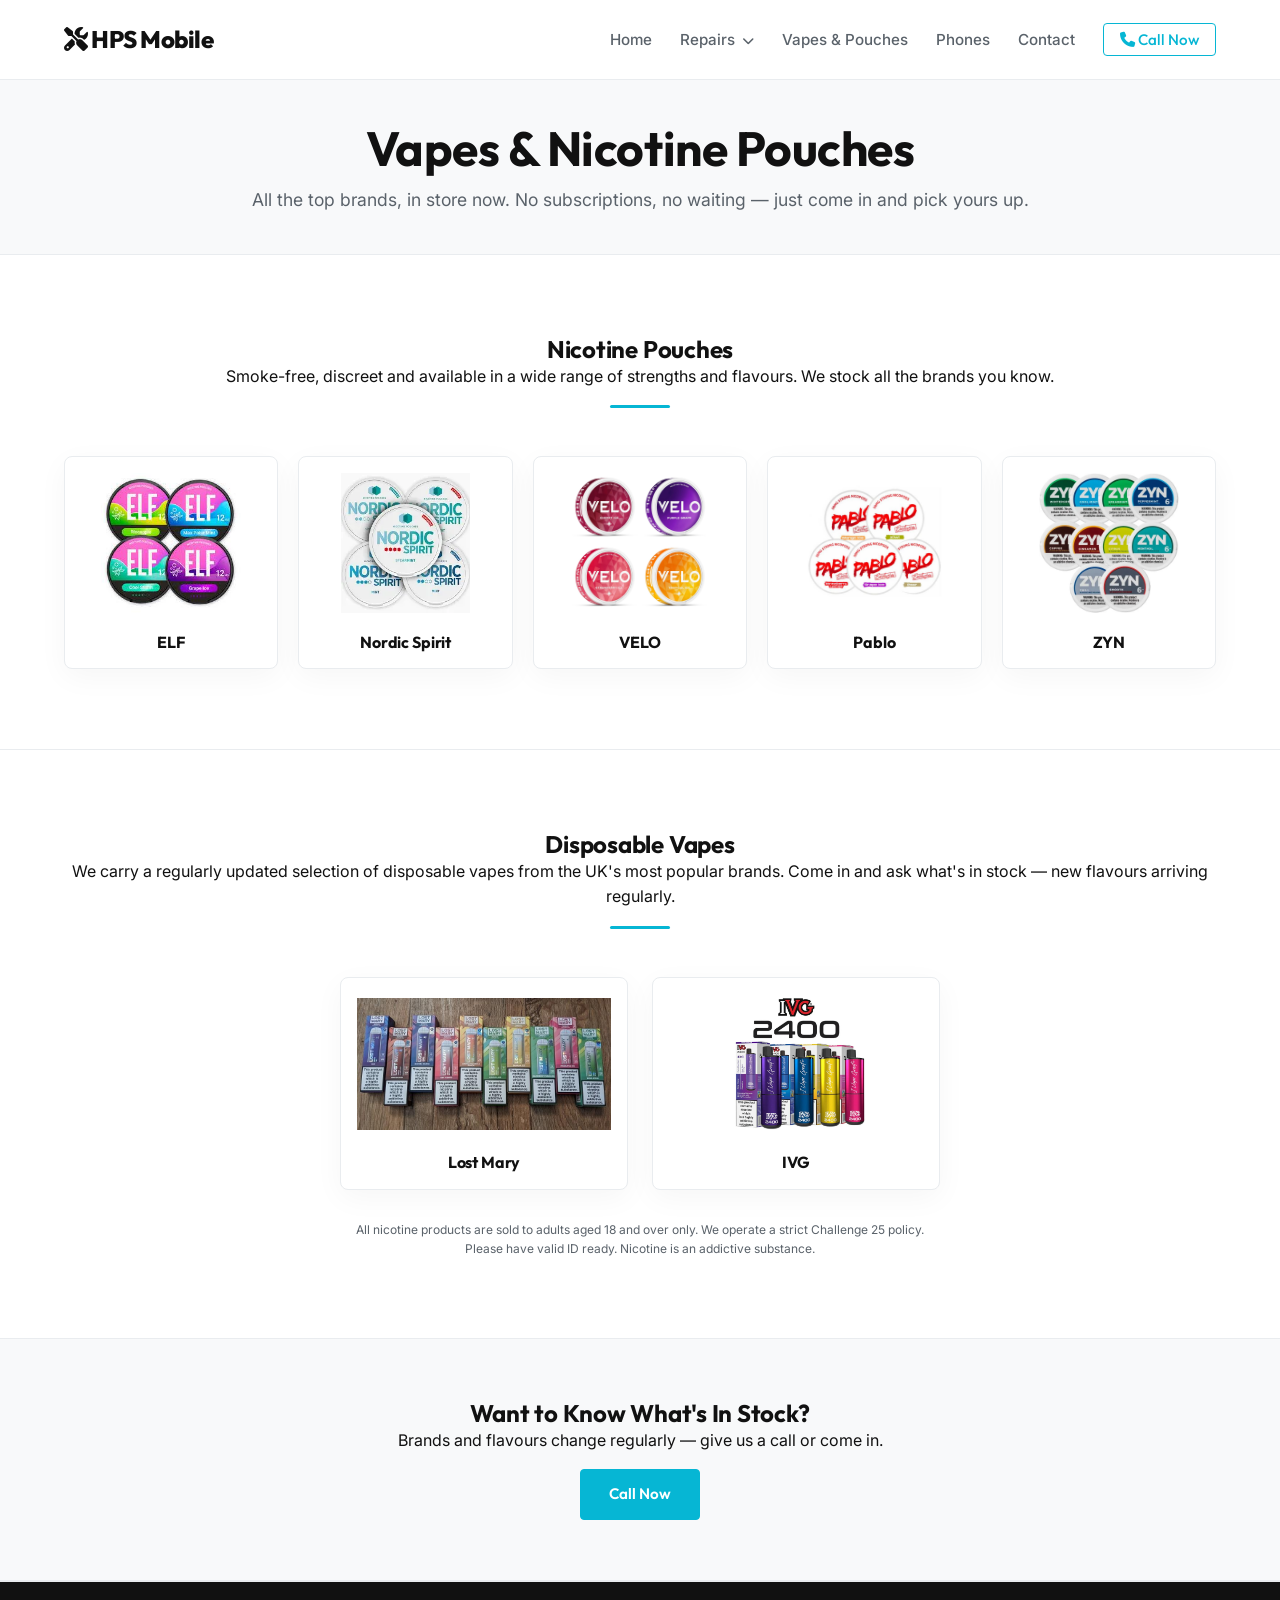
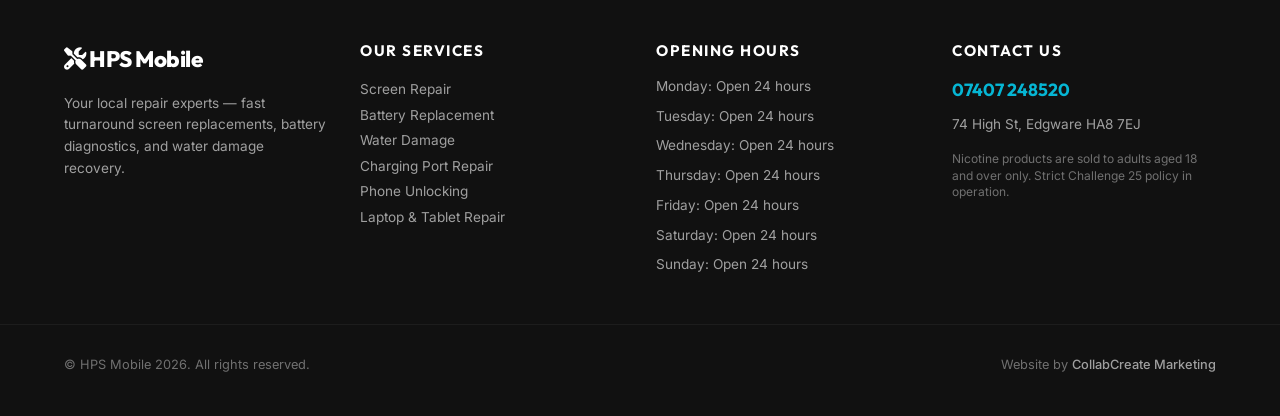
<file: vapes-pouches.html>
<!DOCTYPE html>
<html lang="en">
<head>
    <meta charset="UTF-8">
    <meta name="viewport" content="width=device-width, initial-scale=1.0">
    <title>Vapes & Pouches | HPS Mobile Products</title>
    <link rel="stylesheet" href="styles.css">
    <link href="https://fonts.googleapis.com/css2?family=Inter:wght@300;400;500;600;700&family=Outfit:wght@400;500;600;700;800&display=swap" rel="stylesheet">
    <link rel="stylesheet" href="https://cdnjs.cloudflare.com/ajax/libs/font-awesome/6.4.0/css/all.min.css">
    
    <!-- Open Graph Metadata -->
    <meta property="og:title" content="Vapes & Pouches | HPS Mobile Products">
    <meta property="og:description" content="Fast, premium screen repairs, battery replacements, water damage recovery, vapes, pouches, and refurbished phones in Edgware, London.">
    <meta property="og:image" content="https://mowleed2000.github.io/Hps-Mobile/storefront.webp">
    <meta property="og:url" content="https://mowleed2000.github.io/Hps-Mobile/vapes-pouches.html">
    <meta property="og:type" content="website">

    <!-- Microsoft Clarity Tracking Code -->
    <script type="text/javascript">
        (function(c,l,a,r,i,t,y){
            c[a]=c[a]||function(){(c[a].q=c[a].q||[]).push(arguments)};
            t=l.createElement(r);t.async=1;t.src="https://www.clarity.ms/tag/"+i;
            y=l.getElementsByTagName(r)[0];y.parentNode.insertBefore(t,y);
        })(window, document, "clarity", "script", "x1smlah9oa");
    </script>
</head>
<body>

    <nav class="navbar">
        <div class="container nav-container">
            <a href="index.html" class="logo"><i class="fa-solid fa-screwdriver-wrench"></i> HPS Mobile</a>
            <ul class="nav-links" id="navLinks">
                <li><a href="index.html">Home</a></li>
                <li class="dropdown">
                    <a href="#" class="dropdown-trigger">Repairs <i class="fa-solid fa-chevron-down" style="font-size:0.75rem; margin-left:3px;"></i></a>
                    <ul class="dropdown-menu">
                        <li><a href="screen-repair.html">Screen Repair</a></li>
                        <li><a href="battery-replacement.html">Battery Replacement</a></li>
                        <li><a href="water-damage.html">Water Damage</a></li>
                        <li><a href="charging-port.html">Charging Port Repair</a></li>
                        <li><a href="phone-unlocking.html">Phone Unlocking</a></li>
                        <li><a href="laptop-tablet.html">Laptop &amp; Tablet Repair</a></li>
                    </ul>
                </li>
                <li><a href="vapes-pouches.html">Vapes &amp; Pouches</a></li>
                <li><a href="phones-in-store.html">Phones</a></li>
                <li><a href="contact.html">Contact</a></li>
                
                <li><a href="tel:07407248520" class="btn-nav-cta"><i class="fa-solid fa-phone"></i> Call Now</a></li>
            </ul>
            <div class="hamburger" id="hamburger"><i class="fa-solid fa-bars"></i></div>
        </div>
    </nav>

    <!-- Page Hero -->
    <section class="page-hero text-center reveal">
        <div class="container">
            <h1>Vapes &amp; Nicotine Pouches</h1>
            <p>All the top brands, in store now. No subscriptions, no waiting — just come in and pick yours up.</p>
        </div>
    </section>

    <!-- Nicotine Pouches Section -->
    <section class="pouches-section">
        <div class="container">
            <div class="section-header text-center reveal">
                <h2>Nicotine Pouches</h2>
                <p>Smoke-free, discreet and available in a wide range of strengths and flavours. We stock all the brands you know.</p>
                <div class="accent-divider"></div>
            </div>
            
            <div class="pouches-grid reveal">
                <div class="brand-card">
                    <img src="Elf reuse.jpg" alt="ELF Nicotine Pouches">
                    <h3>ELF</h3>
                </div>
                <div class="brand-card">
                    <img src="Nordic Reuse.webp" alt="Nordic Spirit">
                    <h3>Nordic Spirit</h3>
                </div>
                <div class="brand-card">
                    <img src="Velo reuse.jpg" alt="VELO">
                    <h3>VELO</h3>
                </div>
                <div class="brand-card">
                    <img src="Pablo reuse.jpg" alt="Pablo">
                    <h3>Pablo</h3>
                </div>
                <div class="brand-card">
                    <img src="ZYN Pouches Reuse.webp" alt="ZYN">
                    <h3>ZYN</h3>
                </div>
            </div>
        </div>
    </section>

    <!-- Vapes Section -->
    <section class="vapes-section">
        <div class="container">
            <div class="section-header text-center reveal">
                <h2>Disposable Vapes</h2>
                <p>We carry a regularly updated selection of disposable vapes from the UK's most popular brands. Come in and ask what's in stock — new flavours arriving regularly.</p>
                <div class="accent-divider"></div>
            </div>
            
            <div class="vapes-grid-two reveal">
                <div class="brand-card-two">
                    <img src="Lost Mary reuse.jpg" alt="Lost Mary Vapes">
                    <h3>Lost Mary</h3>
                </div>
                <div class="brand-card-two">
                    <img src="IVG Reuse 1.jpg" alt="IVG Vapes">
                    <h3>IVG</h3>
                </div>
            </div>
            
            <p class="disclaimer-text text-center reveal" style="max-width: 600px; margin: 30px auto 0;">All nicotine products are sold to adults aged 18 and over only. We operate a strict Challenge 25 policy. Please have valid ID ready. Nicotine is an addictive substance.</p>
        </div>
    </section>

    <!-- CTA Section -->
    <section class="vapes-cta text-center reveal">
        <div class="container">
            <h2>Want to Know What's In Stock?</h2>
            <p>Brands and flavours change regularly — give us a call or come in.</p>
            <a href="tel:07407248520" class="btn btn-primary" style="margin-top: 16px;">Call Now</a>
        </div>
    </section>

    <!-- Lightbox Modal -->
    <div id="lightboxModal" class="lightbox">
        <span class="lightbox-close" onclick="closeLightbox()">&times;</span>
        <img class="lightbox-content" id="lightboxImg">
        <div id="lightboxCaption" class="lightbox-caption"></div>
    </div>

    <footer class="footer">
        <div class="container footer-grid">
            <div class="footer-brand">
                <a href="index.html" class="footer-logo"><i class="fa-solid fa-screwdriver-wrench"></i> HPS Mobile</a>
                <p style="margin-top: 15px; font-size: 0.85rem; line-height: 1.6; color: rgba(255, 255, 255, 0.6);">Your local repair experts — fast turnaround screen replacements, battery diagnostics, and water damage recovery.</p>
                
            </div>
            <div class="footer-links">
                <h4>Our Services</h4>
                <p><a href="screen-repair.html">Screen Repair</a></p>
                <p><a href="battery-replacement.html">Battery Replacement</a></p>
                <p><a href="water-damage.html">Water Damage</a></p>
                <p><a href="charging-port.html">Charging Port Repair</a></p>
                <p><a href="phone-unlocking.html">Phone Unlocking</a></p>
                <p><a href="laptop-tablet.html">Laptop &amp; Tablet Repair</a></p>
            </div>
            <div class="footer-hours">
                <h4>Opening Hours</h4>
                <ul>
                    <li>Monday: Open 24 hours</li><li>Tuesday: Open 24 hours</li><li>Wednesday: Open 24 hours</li><li>Thursday: Open 24 hours</li><li>Friday: Open 24 hours</li><li>Saturday: Open 24 hours</li><li>Sunday: Open 24 hours</li>
                </ul>
            </div>
            <div class="footer-contact">
                <h4>Contact Us</h4>
                <p class="phone-num"><a href="tel:07407248520">07407 248520</a></p>
                <p style="margin-top: 10px; font-size: 0.85rem; color: rgba(255, 255, 255, 0.6);">74 High St, Edgware HA8 7EJ</p>
                <p style="margin-top: 15px; font-size: 0.75rem; color: rgba(255, 255, 255, 0.4); line-height: 1.4;">
                    Nicotine products are sold to adults aged 18 and over only. Strict Challenge 25 policy in operation.
                </p>
            </div>
        </div>
        <div class="footer-bottom">
            <div class="container" style="display: flex; justify-content: space-between; flex-wrap: wrap; gap: 10px; width: 100%;">
                <p>&copy; HPS Mobile 2026. All rights reserved.</p>
                <p class="agency-credit">Website by <a href="https://collabcreate.co.uk" target="_blank">CollabCreate Marketing</a></p>
            </div>
        </div>
    </footer>
    <script src="script.js"></script>
</body>
</html>
</file>
<file: styles.css>
/* CCM Tech Repair Site Stylesheet */
:root {
    --bg-main: #ffffff;
    --bg-card: #ffffff;
    --bg-alternate: #f8f9fa;
    --text-main: #111111;
    --text-muted: #5a626a;
    --border-color: #e9ecef;
    --primary: #06b6d4;
    --primary-hover: #0891b2;
    --primary-glow: rgba(6, 182, 212, 0.15);
    --shadow: 0 8px 30px rgba(0, 0, 0, 0.04);
    --font-sans: 'Inter', sans-serif;
    --font-heading: 'Outfit', sans-serif;
    --nav-height: 80px;
}

/* Global Reset */
* {
    margin: 0;
    padding: 0;
    box-sizing: border-box;
}

html, body {
    width: 100%;
    overflow-x: hidden;
    background-color: var(--bg-main);
    color: var(--text-main);
    font-family: var(--font-sans);
    line-height: 1.6;
    scroll-behavior: smooth;
}

/* Layout Utilities */
.container {
    max-width: 1200px;
    margin: 0 auto;
    padding: 0 24px;
    width: 100%;
}

.text-center {
    text-align: center;
}

.primary-text {
    color: var(--primary);
}

.accent-divider {
    width: 60px;
    height: 3px;
    background-color: var(--primary);
    margin: 16px auto 0;
    border-radius: 2px;
}

.section-subtitle {
    display: inline-block;
    font-family: var(--font-heading);
    font-size: 0.8rem;
    font-weight: 700;
    text-transform: uppercase;
    letter-spacing: 3px;
    color: var(--primary);
    margin-bottom: 12px;
}

/* Typography */
h1, h2, h3, h4 {
    font-family: var(--font-heading);
    font-weight: 700;
    letter-spacing: -0.01em;
    line-height: 1.2;
}

/* Scroll Animations */
.reveal {
    opacity: 0;
    transform: translateY(30px);
    transition: all 0.8s cubic-bezier(0.16, 1, 0.3, 1);
}

.reveal.active {
    opacity: 1;
    transform: translateY(0);
}

/* Buttons */
.btn {
    display: inline-flex;
    align-items: center;
    justify-content: center;
    gap: 10px;
    padding: 12px 28px;
    font-family: var(--font-heading);
    font-size: 0.95rem;
    font-weight: 600;
    text-decoration: none;
    border-radius: 4px;
    transition: all 0.3s ease;
    cursor: pointer;
    border: none;
}

.btn-primary {
    background-color: var(--primary);
    color: #ffffff;
    border: 1px solid var(--primary);
}

.btn-primary:hover {
    background-color: var(--primary-hover);
    border-color: var(--primary-hover);
    transform: translateY(-2px);
    box-shadow: 0 8px 20px var(--primary-glow);
}

.btn-outline {
    background-color: transparent;
    color: var(--text-main);
    border: 1px solid var(--border-color);
}

.btn-outline:hover {
    background-color: var(--bg-alternate);
    border-color: var(--primary);
    color: var(--primary);
    transform: translateY(-2px);
}

/* Navigation Bar */
.navbar {
    position: fixed;
    top: 0;
    left: 0;
    width: 100%;
    height: var(--nav-height);
    background-color: rgba(255, 255, 255, 0.95);
    backdrop-filter: blur(8px);
    -webkit-backdrop-filter: blur(8px);
    border-bottom: 1px solid var(--border-color);
    z-index: 1000;
    display: flex;
    align-items: center;
}

.nav-container {
    display: flex;
    justify-content: space-between;
    align-items: center;
}

.logo {
    font-family: var(--font-heading);
    font-size: 1.5rem;
    font-weight: 800;
    color: var(--text-main);
    text-decoration: none;
    letter-spacing: -0.5px;
}

.nav-links {
    display: flex;
    align-items: center;
    list-style: none;
    gap: 28px;
}

.nav-links a {
    color: var(--text-muted);
    text-decoration: none;
    font-size: 0.95rem;
    font-weight: 500;
    transition: color 0.3s ease;
}

.nav-links a:hover {
    color: var(--text-main);
}

.btn-nav-cta {
    background-color: transparent;
    color: var(--primary) !important;
    border: 1px solid var(--primary);
    padding: 6px 16px;
    border-radius: 4px;
    font-family: var(--font-heading);
    font-size: 0.85rem;
    font-weight: 600;
    transition: all 0.3s ease;
}

.btn-nav-cta:hover {
    background-color: var(--primary);
    color: #ffffff !important;
}

.hamburger {
    display: none;
    color: var(--text-main);
    font-size: 1.4rem;
    cursor: pointer;
}

/* Dropdown Menu */
.dropdown {
    position: relative;
}

.dropdown-menu {
    display: none;
    position: absolute;
    top: 100%;
    left: 0;
    background-color: var(--bg-card);
    border: 1px solid var(--border-color);
    box-shadow: var(--shadow);
    list-style: none;
    min-width: 220px;
    border-radius: 4px;
    padding: 10px 0;
    z-index: 100;
}

.dropdown-menu li a {
    display: block;
    padding: 10px 20px;
    color: var(--text-main);
    font-size: 0.9rem;
    text-transform: none;
    letter-spacing: normal;
}

.dropdown-menu li a:hover {
    background-color: var(--bg-alternate);
    color: var(--primary);
}

.dropdown:hover .dropdown-menu {
    display: block;
}

/* Hero Section */
.hero {
    padding: calc(var(--nav-height) + 60px) 0 80px;
    background-size: cover;
    background-position: center;
    position: relative;
}

.hero-grid {
    display: grid;
    grid-template-columns: 1.1fr 0.9fr;
    gap: 48px;
    align-items: center;
}

.hero-content .eyebrow {
    font-family: var(--font-heading);
    color: var(--primary);
    font-size: 0.8rem;
    font-weight: 700;
    text-transform: uppercase;
    letter-spacing: 3px;
    margin-bottom: 20px;
    display: block;
}

.hero h1 {
    font-size: 3.8rem;
    margin-bottom: 20px;
    color: var(--text-main);
}

.hero-tagline {
    font-size: 1.15rem;
    color: var(--text-muted);
    margin-bottom: 32px;
}

.hero-btns {
    display: flex;
    gap: 16px;
    margin-bottom: 32px;
}

.walk-ins-tag {
    display: flex;
    flex-wrap: wrap;
    gap: 12px;
}

.badge {
    display: inline-flex;
    align-items: center;
    gap: 6px;
    background-color: var(--bg-alternate);
    border: 1px solid var(--border-color);
    color: var(--text-muted);
    padding: 6px 12px;
    border-radius: 4px;
    font-size: 0.8rem;
    font-weight: 600;
}

.badge i {
    color: var(--primary);
}

.hero-image-wrapper {
    position: relative;
    width: 100%;
}

.hero-image-frame {
    position: relative;
    border: 1px solid var(--border-color);
    padding: 10px;
    border-radius: 8px;
    background-color: var(--bg-card);
    box-shadow: var(--shadow);
    cursor: pointer;
    overflow: hidden;
}

.hero-image {
    width: 100%;
    border-radius: 4px;
    display: block;
    object-fit: cover;
    aspect-ratio: 4/5;
    transition: transform 0.5s ease;
}

.hero-image-frame:hover .hero-image {
    transform: scale(1.02);
}

.frame-overlay {
    position: absolute;
    top: 10px;
    left: 10px;
    right: 10px;
    bottom: 10px;
    background-color: rgba(17, 17, 17, 0.85);
    display: flex;
    flex-direction: column;
    align-items: center;
    justify-content: center;
    gap: 10px;
    color: #ffffff;
    opacity: 0;
    transition: opacity 0.3s ease;
    border-radius: 4px;
}

.hero-image-frame:hover .frame-overlay {
    opacity: 1;
}

.frame-overlay i {
    font-size: 1.8rem;
    color: var(--primary);
}

.frame-overlay span {
    font-family: var(--font-heading);
    font-size: 0.8rem;
    font-weight: 600;
    text-transform: uppercase;
    letter-spacing: 1.5px;
}

/* Services Grid on Home */
.services {
    padding: 80px 0;
    background-color: var(--bg-alternate);
    border-top: 1px solid var(--border-color);
    border-bottom: 1px solid var(--border-color);
}

.services .section-header {
    margin-bottom: 48px;
}

.services .subheading {
    color: var(--text-muted);
    font-size: 1.05rem;
    margin-top: 8px;
}

.services-grid {
    display: grid;
    grid-template-columns: repeat(3, 1fr);
    gap: 24px;
}

.service-card-link {
    text-decoration: none;
}

.service-card {
    height: 280px;
    border-radius: 8px;
    background-size: cover;
    background-position: center;
    position: relative;
    overflow: hidden;
    display: flex;
    align-items: flex-end;
    transition: transform 0.3s ease, box-shadow 0.3s ease;
}

.service-card:hover {
    transform: translateY(-4px);
    box-shadow: 0 12px 30px rgba(0, 0, 0, 0.15);
}

.card-content {
    padding: 24px;
    color: #ffffff;
    width: 100%;
    z-index: 2;
}

.service-card h3 {
    font-size: 1.4rem;
    margin-bottom: 6px;
    color: #ffffff;
}

.service-card p {
    font-size: 0.85rem;
    color: rgba(255, 255, 255, 0.8);
    margin-bottom: 12px;
}

.learn-more {
    font-family: var(--font-heading);
    font-size: 0.85rem;
    font-weight: 600;
    color: var(--primary);
}

/* Why Us Section */
.why-us {
    padding: 80px 0;
}

.why-us-grid {
    display: grid;
    grid-template-columns: repeat(3, 1fr);
    gap: 32px;
    margin-top: 48px;
}

.why-card {
    background-color: var(--bg-card);
    border: 1px solid var(--border-color);
    border-radius: 8px;
    padding: 32px;
    box-shadow: var(--shadow);
}

.why-icon {
    font-size: 2.2rem;
    color: var(--primary);
    margin-bottom: 20px;
}

.why-card h3 {
    font-size: 1.25rem;
    margin-bottom: 12px;
}

.why-card p {
    color: var(--text-muted);
    font-size: 0.9rem;
}

/* Vapes Teaser */
.vapes-teaser {
    padding: 80px 0;
    background-color: var(--bg-alternate);
    border-top: 1px solid var(--border-color);
    border-bottom: 1px solid var(--border-color);
}

.vapes-teaser-grid {
    display: grid;
    grid-template-columns: 1.1fr 0.9fr;
    gap: 48px;
    align-items: center;
}

.vapes-teaser-content h2 {
    font-size: 2.5rem;
    margin-bottom: 16px;
}

.vapes-teaser-content p {
    color: var(--text-muted);
    margin-bottom: 24px;
    font-size: 1.05rem;
}

.disclaimer-text {
    font-size: 0.75rem;
    color: var(--text-muted);
    margin-top: 16px;
}

.vape-brand-anchors {
    display: flex;
    justify-content: center;
    gap: 20px;
}

.teaser-brand-img {
    width: 45%;
    max-width: 180px;
    border-radius: 8px;
    border: 1px solid var(--border-color);
    box-shadow: var(--shadow);
}

/* Phones Teaser */
.phones-teaser {
    padding: 80px 0;
}

.phones-teaser-grid {
    display: grid;
    grid-template-columns: 1fr 1fr;
    gap: 48px;
    align-items: center;
}

.phones-teaser-content h2 {
    font-size: 2.5rem;
    margin-bottom: 16px;
}

.phones-teaser-content p {
    color: var(--text-muted);
    margin-bottom: 24px;
    font-size: 1.05rem;
}

.phone-anchors-grid {
    display: grid;
    grid-template-columns: repeat(3, 1fr);
    gap: 16px;
}

.phone-item-card {
    text-align: center;
    background-color: var(--bg-alternate);
    border: 1px solid var(--border-color);
    padding: 16px;
    border-radius: 8px;
}

.phone-item-card img {
    width: 100%;
    height: auto;
    max-height: 120px;
    object-fit: contain;
    margin-bottom: 10px;
}

.phone-item-card span {
    font-family: var(--font-heading);
    font-size: 0.8rem;
    font-weight: 600;
}

/* Reviews on Home */
.reviews {
    padding: 80px 0;
    background-color: var(--bg-alternate);
    border-top: 1px solid var(--border-color);
    border-bottom: 1px solid var(--border-color);
}

.reviews-grid {
    display: grid;
    grid-template-columns: repeat(3, 1fr);
    gap: 24px;
    margin-top: 40px;
}

.review-card {
    background-color: var(--bg-card);
    border: 1px solid var(--border-color);
    padding: 32px;
    border-radius: 6px;
    box-shadow: var(--shadow);
    display: flex;
    flex-direction: column;
    justify-content: space-between;
}

.review-card .review-text {
    font-style: italic;
    font-size: 0.95rem;
    color: var(--text-muted);
    margin-bottom: 20px;
}

.review-author {
    font-family: var(--font-heading);
    font-weight: 600;
    font-size: 0.85rem;
    display: flex;
    justify-content: space-between;
    align-items: center;
}

.stars {
    color: #ffb400;
    font-size: 0.8rem;
}

/* Final CTA */
.final-cta {
    padding: 100px 0;
    background-size: cover;
    background-position: center;
    color: #ffffff;
}

.final-cta h2 {
    font-size: 3rem;
    margin-bottom: 16px;
    color: #ffffff;
}

.final-cta p {
    font-size: 1.15rem;
    color: rgba(255, 255, 255, 0.85);
    margin-bottom: 30px;
}

.btn-large {
    padding: 14px 40px;
    font-size: 1.1rem;
}

/* Service Page Styling */
.service-hero {
    padding: 120px 0 80px;
    background-size: cover;
    background-position: center;
    color: #ffffff;
}

.phone-unlock-hero {
    background-size: contain !important;
    background-repeat: no-repeat !important;
    background-position: right 10% center !important;
    background-color: #0a0a0a !important;
}

.service-hero h1 {
    font-size: 3.5rem;
    color: #ffffff;
    margin-bottom: 16px;
    text-shadow: 0 2px 10px rgba(0, 0, 0, 0.85), 0 1px 3px rgba(0, 0, 0, 0.9);
}

.service-hero p {
    font-size: 1.2rem;
    color: rgba(255, 255, 255, 0.85);
    margin-bottom: 28px;
    text-shadow: 0 2px 10px rgba(0, 0, 0, 0.85), 0 1px 3px rgba(0, 0, 0, 0.9);
}

.details-grid {
    display: grid;
    grid-template-columns: 1.05fr 0.95fr;
    gap: 64px;
    align-items: center;
}

.service-details {
    padding: 80px 0;
}

.details-text h2 {
    font-size: 2.2rem;
    margin-bottom: 20px;
}

.details-text p {
    color: var(--text-muted);
    font-size: 1.05rem;
    margin-bottom: 24px;
}

.symptoms-box {
    background-color: var(--bg-alternate);
    border: 1px solid var(--border-color);
    padding: 24px;
    border-radius: 6px;
}

.symptoms-box h3 {
    font-size: 1.15rem;
    margin-bottom: 16px;
}

.symptoms-list {
    list-style: none;
    display: flex;
    flex-direction: column;
    gap: 12px;
}

.symptoms-list li {
    font-size: 0.95rem;
    color: var(--text-muted);
    display: flex;
    align-items: center;
    gap: 10px;
}

.symptoms-list li i {
    color: var(--primary);
}

.in-process-img {
    width: 100%;
    border-radius: 8px;
    border: 1px solid var(--border-color);
    box-shadow: var(--shadow);
}

.service-gallery {
    padding: 60px 0;
    background-color: var(--bg-alternate);
    border-top: 1px solid var(--border-color);
    border-bottom: 1px solid var(--border-color);
}

.gallery-row {
    display: grid;
    grid-template-columns: repeat(auto-fit, minmax(250px, 1fr));
    gap: 20px;
    margin-top: 40px;
}

.gallery-item-wrapper {
    background-color: var(--bg-card);
    border: 1px solid var(--border-color);
    border-radius: 6px;
    padding: 8px;
    cursor: pointer;
    text-align: center;
    box-shadow: var(--shadow);
}

.gallery-item-wrapper img {
    width: 100%;
    height: 180px;
    object-fit: cover;
    border-radius: 4px;
    margin-bottom: 8px;
}

.gallery-item-wrapper span {
    font-family: var(--font-heading);
    font-size: 0.85rem;
    font-weight: 600;
}

/* Battery gallery containment (Checklist Issue 6) */
.battery-gallery .gallery-item-wrapper img {
    object-fit: contain !important;
    background-color: var(--bg-alternate);
}

.service-cta {
    padding: 80px 0;
}

.service-cta h2 {
    font-size: 2.2rem;
    margin-bottom: 12px;
}

.service-cta p {
    color: var(--text-muted);
    margin-bottom: 24px;
}

.related-services {
    padding: 80px 0;
    background-color: var(--bg-alternate);
    border-top: 1px solid var(--border-color);
}

.related-grid {
    display: grid;
    grid-template-columns: repeat(3, 1fr);
    gap: 24px;
    margin-top: 40px;
}

.related-card {
    background-color: var(--bg-card);
    border: 1px solid var(--border-color);
    padding: 28px;
    border-radius: 6px;
    box-shadow: var(--shadow);
}

.related-card h3 {
    font-size: 1.2rem;
    margin-bottom: 10px;
}

.related-card p {
    font-size: 0.85rem;
    color: var(--text-muted);
    margin-bottom: 16px;
}

/* Page Hero Template */
.page-hero {
    padding: calc(var(--nav-height) + 40px) 0 40px;
    border-bottom: 1px solid var(--border-color);
    background-color: var(--bg-alternate);
}

.page-hero h1 {
    font-size: 3rem;
    margin-bottom: 8px;
}

.page-hero p {
    font-size: 1.1rem;
    color: var(--text-muted);
}

/* Vapes Page Specific */
.pouches-section, .vapes-section {
    padding: 80px 0;
}

.pouches-section {
    border-bottom: 1px solid var(--border-color);
}

.pouches-grid {
    display: flex;
    flex-wrap: wrap;
    justify-content: center;
    gap: 20px;
    margin-top: 48px;
}

.brand-card {
    flex: 1 1 calc(20% - 16px);
    min-width: 180px;
    max-width: 220px;
}

.vapes-grid-two {
    display: grid;
    grid-template-columns: repeat(2, 1fr);
    gap: 24px;
    max-width: 600px;
    margin: 48px auto 0;
}

.brand-card, .brand-card-two {
    background-color: var(--bg-card);
    border: 1px solid var(--border-color);
    padding: 16px;
    border-radius: 8px;
    text-align: center;
    box-shadow: var(--shadow);
}

.brand-card img, .brand-card-two img {
    width: 100%;
    height: 140px;
    object-fit: contain;
    margin-bottom: 12px;
}

.brand-card h3, .brand-card-two h3 {
    font-size: 1rem;
    font-family: var(--font-heading);
    font-weight: 700;
}

.vapes-cta, .phones-cta, .contact-cta {
    padding: 60px 0;
    background-color: var(--bg-alternate);
    border-top: 1px solid var(--border-color);
    border-bottom: 1px solid var(--border-color);
}

/* Refurbished Phones Page */
.phones-section {
    padding: 80px 0;
}

.intro-paragraph {
    max-width: 700px;
    margin: 0 auto 48px;
    font-size: 1.05rem;
    color: var(--text-muted);
}

.phones-grid {
    display: grid;
    grid-template-columns: repeat(3, 1fr);
    gap: 24px;
}

.phone-product-card {
    background-color: var(--bg-card);
    border: 1px solid var(--border-color);
    padding: 24px;
    border-radius: 8px;
    text-align: center;
    box-shadow: var(--shadow);
}

.phone-product-card img {
    width: 100%;
    height: 180px;
    object-fit: contain;
    margin-bottom: 16px;
}

.phone-product-card h3 {
    font-size: 1.15rem;
    margin-bottom: 8px;
}

.avail-badge {
    display: inline-block;
    font-family: var(--font-heading);
    font-size: 0.75rem;
    font-weight: 700;
    color: var(--primary);
    background-color: var(--primary-glow);
    padding: 4px 12px;
    border-radius: 20px;
}

/* Contact Page Specific */
.contact-details-section {
    padding: 80px 0;
}

.contact-grid-page {
    display: grid;
    grid-template-columns: 1fr 1fr;
    gap: 64px;
    align-items: center;
}

.contact-left-info h2 {
    font-size: 2.5rem;
    margin-bottom: 12px;
}

.phone-large {
    font-family: var(--font-heading);
    font-size: 1.6rem;
    font-weight: 700;
    margin-bottom: 30px;
}

.phone-large a {
    color: var(--primary);
    text-decoration: none;
}

.hours-box h3 {
    font-size: 1.15rem;
    margin-bottom: 16px;
}

.contact-hours-table {
    width: 100%;
    border-collapse: collapse;
}

.contact-hours-table tr {
    border-bottom: 1px solid var(--border-color);
}

.contact-hours-table tr:last-child {
    border-bottom: none;
}

.contact-hours-table td {
    padding: 10px 0;
    font-size: 0.95rem;
    color: var(--text-muted);
}

.contact-hours-table td:last-child {
    text-align: right;
    font-weight: 600;
    color: var(--text-main);
}

.exterior-img-container {
    width: 100%;
}

.exterior-img-style {
    width: 100%;
    max-height: 400px;
    object-fit: contain;
    border-radius: 8px;
    border: 1px solid var(--border-color);
    box-shadow: var(--shadow);
    margin: 0 auto;
    display: block;
}

.map-section {
    padding: 60px 0;
    background-color: var(--bg-alternate);
    border-top: 1px solid var(--border-color);
    border-bottom: 1px solid var(--border-color);
}

.contact-map-wrapper iframe {
    display: block;
    box-shadow: var(--shadow);
    border: 1px solid var(--border-color) !important;
    margin-top: 40px;
}

/* Footer Styling */
.footer {
    padding: 60px 0 40px;
    background-color: #111111;
    color: #ffffff;
    border-top: 1px solid var(--border-color);
}

.footer-grid {
    display: grid;
    grid-template-columns: repeat(4, 1fr);
    gap: 32px;
}

.footer-brand p {
    font-size: 0.85rem;
    color: rgba(255, 255, 255, 0.6);
    margin-top: 12px;
}

.footer-logo {
    font-family: var(--font-heading);
    font-size: 1.4rem;
    font-weight: 800;
    color: #ffffff;
    text-decoration: none;
    letter-spacing: -0.5px;
}

.footer-logo .primary-text {
    color: var(--primary);
}

.footer-links h4, .footer-hours h4, .footer-contact h4 {
    font-size: 0.95rem;
    font-family: var(--font-heading);
    text-transform: uppercase;
    letter-spacing: 1.5px;
    color: #ffffff;
    margin-bottom: 16px;
}

.footer-links p a {
    color: rgba(255, 255, 255, 0.6);
    text-decoration: none;
    font-size: 0.85rem;
    transition: color 0.3s ease;
}

.footer-links p a:hover {
    color: var(--primary);
}

.footer-hours ul {
    list-style: none;
    display: flex;
    flex-direction: column;
    gap: 8px;
    font-size: 0.85rem;
    color: rgba(255, 255, 255, 0.6);
}

.footer-contact p {
    font-size: 0.85rem;
    color: rgba(255, 255, 255, 0.6);
    margin-bottom: 6px;
}

.footer-contact p.phone-num a {
    font-family: var(--font-heading);
    font-weight: 700;
    color: var(--primary);
    font-size: 1.1rem;
    text-decoration: none;
}

.footer-bottom {
    display: flex;
    justify-content: space-between;
    align-items: center;
    border-top: 1px solid rgba(255, 255, 255, 0.05);
    padding-top: 30px;
    margin-top: 48px;
    color: rgba(255, 255, 255, 0.4);
    font-size: 0.8rem;
    flex-wrap: wrap;
    gap: 16px;
}

.agency-credit a {
    color: rgba(255, 255, 255, 0.6);
    text-decoration: none;
    font-weight: 500;
}

.agency-credit a:hover {
    color: var(--primary);
}

/* Lightbox Modal */
.lightbox {
    display: none;
    position: fixed;
    z-index: 2000;
    left: 0;
    top: 0;
    width: 100%;
    height: 100%;
    background-color: rgba(17, 17, 17, 0.95);
    align-items: center;
    justify-content: center;
    flex-direction: column;
}

.lightbox.active {
    display: flex;
    width: 100% !important;
}

.lightbox-content {
    margin: auto;
    display: block;
    max-width: 90%;
    max-height: 80vh;
    border-radius: 8px;
    border: 1px solid var(--border-color);
}

.lightbox-caption {
    margin: 15px auto;
    width: 80%;
    text-align: center;
    color: var(--primary);
    font-family: var(--font-heading);
    font-weight: 600;
    font-size: 1.2rem;
}

.lightbox-close {
    position: absolute;
    top: 24px;
    right: 32px;
    color: #ffffff;
    font-size: 2.5rem;
    font-weight: bold;
    cursor: pointer;
}

.lightbox-close:hover {
    color: var(--primary);
}

/* Responsive Rules (Mobile Optimization Checklist - Issue 3, 5) */
@media (max-width: 992px) {
    h1 { font-size: 2.8rem !important; }
    h2 { font-size: 1.8rem !important; }
    .hero-grid { grid-template-columns: 1fr; text-align: center; }
    .hero-btns { justify-content: center; }
    .walk-ins-tag { justify-content: center; }
    .hero-image-wrapper { max-width: 450px; margin: 0 auto; }
    .services-grid { grid-template-columns: 1fr; }
    .why-us-grid { grid-template-columns: 1fr; gap: 20px; }
    .vapes-teaser-grid, .phones-teaser-grid, .contact-grid-page, .details-grid { grid-template-columns: 1fr; text-align: center; }
    .vape-brand-anchors { justify-content: center; }
    .phone-anchors-grid { max-width: 500px; margin: 0 auto; }
    .reviews-grid, .related-grid, .phones-grid { grid-template-columns: 1fr; }
    .footer-grid { grid-template-columns: repeat(2, 1fr); }
    .brand-card { flex: 1 1 calc(33.33% - 16px); min-width: 180px; max-width: 220px; }
    .exterior-img-style { max-height: 300px; }
}

@media (max-width: 768px) {
    .service-hero h1 { font-size: 2.2rem !important; }
    .page-hero h1 { font-size: 2.2rem !important; }
    .container { padding: 0 20px !important; }
    .hamburger { display: block; }
    .nav-links {
        display: none;
        flex-direction: column;
        position: absolute;
        top: var(--nav-height);
        left: 0;
        right: 0;
        width: 100% !important;
        box-sizing: border-box;
        background-color: rgba(255, 255, 255, 0.98);
        border-bottom: 1px solid var(--border-color);
        padding: 30px;
        gap: 20px;
        align-items: center;
        box-shadow: var(--shadow);
    }
    .nav-links.active { display: flex; }
    .dropdown-menu { 
        position: static; 
        box-shadow: none; 
        border: none; 
        text-align: center; 
        display: none; 
        padding: 10px 0; 
        width: 100%;
        background-color: var(--bg-alternate);
        border-radius: 6px;
    }
    .dropdown {
        width: 100%;
        text-align: center;
    }
    .dropdown-trigger {
        display: block;
        width: 100%;
        text-align: center;
    }
    .dropdown-menu.active {
        display: block !important;
    }
    .dropdown-menu li {
        width: 100%;
        text-align: center;
    }
    .dropdown-menu li a {
        text-align: center !important;
        padding: 12px 20px;
    }
    .dropdown:hover .dropdown-menu { display: none; } /* disable hover on mobile */
    .dropdown.active .dropdown-menu { display: block; }
    .footer-grid { grid-template-columns: 1fr; text-align: center; }
    .footer-hours ul { align-items: center; }
    .footer-bottom { flex-direction: column; text-align: center; }
    .brand-card { flex: 1 1 calc(50% - 16px); min-width: 140px; max-width: 180px; }
    
    /* Hide details-image on mobile to prevent random/duplicate images before gallery */
    .details-image {
        display: none !important;
    }
    
    /* Phone Unlocking Hero Position Adjust (Checklist Issue 4) */
    .phone-unlock-hero {
        background-size: cover !important;
        background-position: center 25% !important;
    }
    
    /* Expand buttons on mobile */
    .btn {
        width: 100%;
    }
    .hero-btns {
        flex-direction: column;
        align-items: center;
        width: 100%;
    }
    .hero-btns .btn {
        width: 100%;
        max-width: 350px;
    }
}
</file>
